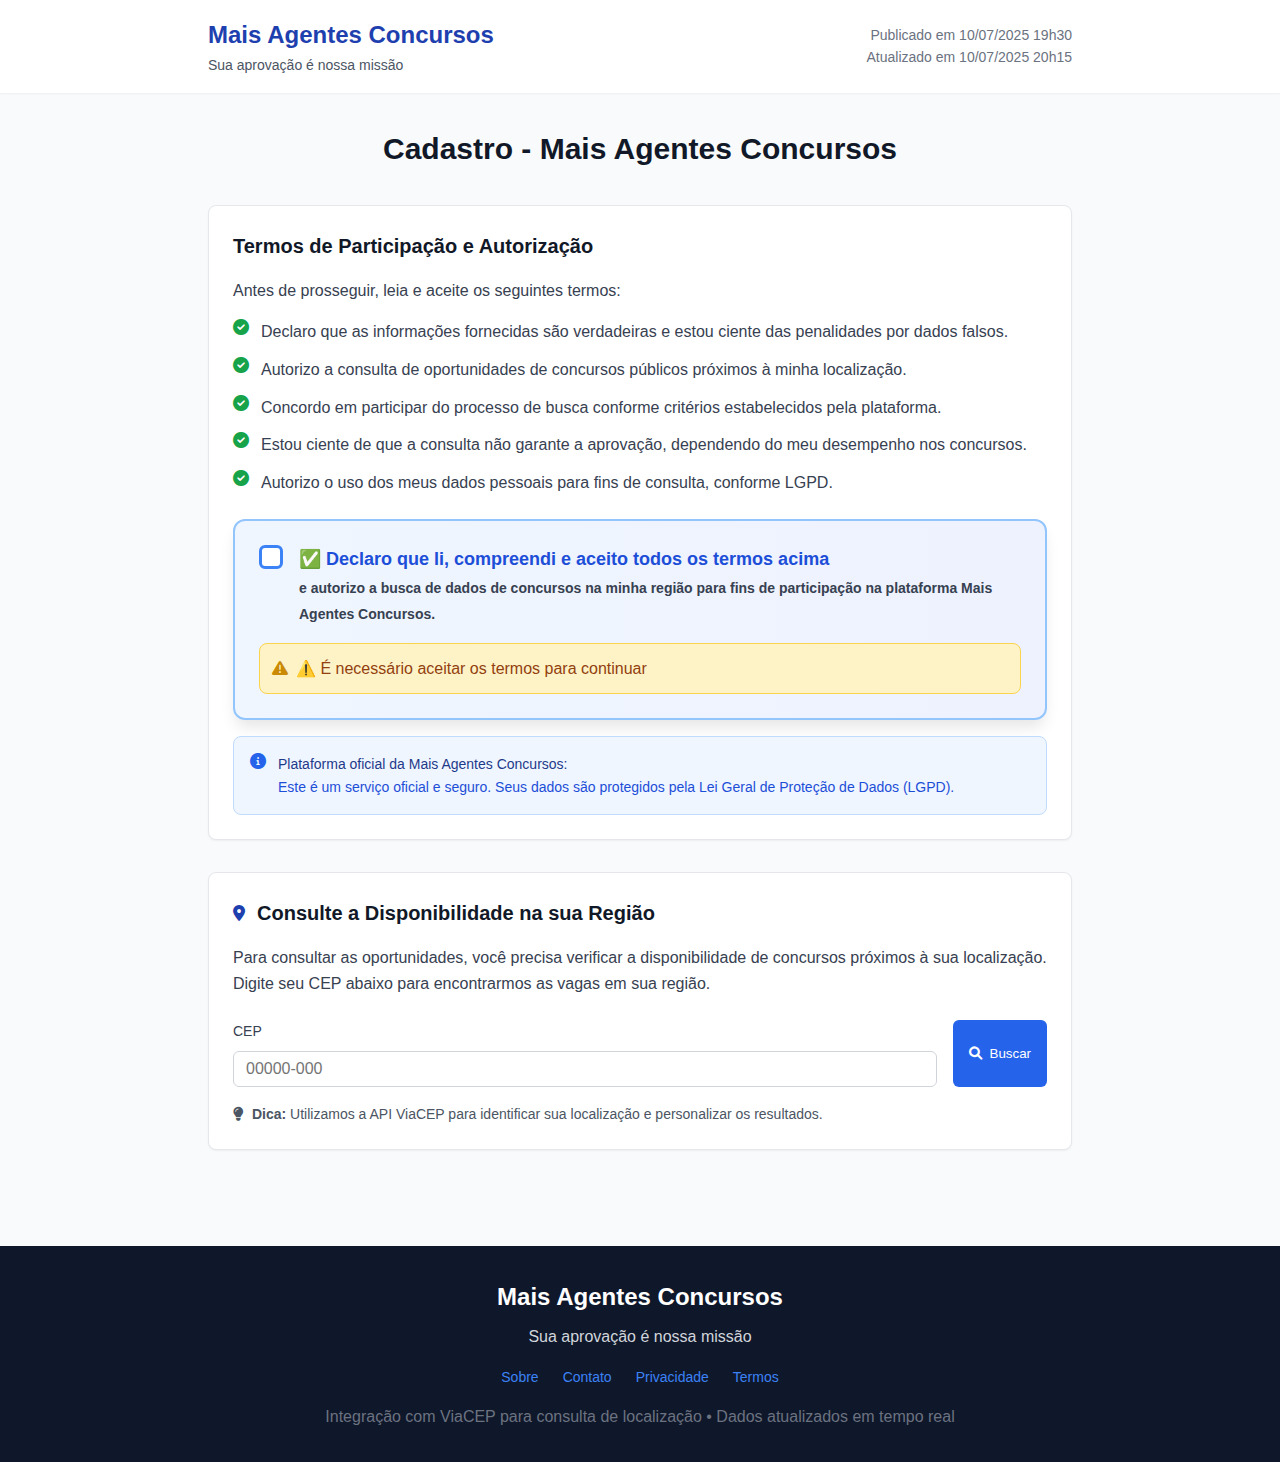
<file: index.html>
<!DOCTYPE html>
<html lang="pt-BR">
<head>
    <meta charset="UTF-8">
    <meta name="viewport" content="width=device-width, initial-scale=1.0">
    <title>Mais Agentes Concursos - Sua aprovação é nossa missão</title>
    <link rel="stylesheet" href="styles.css">
    <link href="https://cdnjs.cloudflare.com/ajax/libs/font-awesome/6.0.0/css/all.min.css" rel="stylesheet">
</head>
<body>
    <div class="min-h-screen bg-gray-50">
        <!-- Header -->
        <header class="bg-white shadow-sm border-b">
            <div class="max-w-4xl mx-auto px-4 py-4">
                <div class="flex items-center justify-between">
                    <div>
                        <h1 class="text-2xl font-bold text-primary">Mais Agentes Concursos</h1>
                        <p class="text-sm text-gray-600">Sua aprovação é nossa missão</p>
                    </div>
                    <div class="text-right text-sm text-gray-500">
                        <p>Publicado em 10/07/2025 19h30</p>
                        <p>Atualizado em 10/07/2025 20h15</p>
                    </div>
                </div>
            </div>
        </header>

        <main class="max-w-4xl mx-auto px-4 py-8">
            <!-- Página Principal -->
            <div id="main-page">
                <!-- Título Principal -->
                <div class="text-center mb-8">
                    <h1 class="text-3xl md:text-4xl font-bold text-gray-900 mb-4">
                        Cadastro - Mais Agentes Concursos
                    </h1>
                </div>

                <!-- Seção de Termos -->
                <div class="bg-white rounded-lg shadow-sm border p-6 mb-8">
                    <h2 class="text-xl font-semibold text-gray-900 mb-4">
                        Termos de Participação e Autorização
                    </h2>
                    
                    <p class="text-gray-700 mb-4 font-medium">
                        Antes de prosseguir, leia e aceite os seguintes termos:
                    </p>

                    <ul class="space-y-3 text-gray-700 mb-6">
                        <li class="flex items-start">
                            <i class="fas fa-check-circle text-green-600 mr-3 mt-1"></i>
                            Declaro que as informações fornecidas são verdadeiras e estou ciente das penalidades por dados falsos.
                        </li>
                        <li class="flex items-start">
                            <i class="fas fa-check-circle text-green-600 mr-3 mt-1"></i>
                            Autorizo a consulta de oportunidades de concursos públicos próximos à minha localização.
                        </li>
                        <li class="flex items-start">
                            <i class="fas fa-check-circle text-green-600 mr-3 mt-1"></i>
                            Concordo em participar do processo de busca conforme critérios estabelecidos pela plataforma.
                        </li>
                        <li class="flex items-start">
                            <i class="fas fa-check-circle text-green-600 mr-3 mt-1"></i>
                            Estou ciente de que a consulta não garante a aprovação, dependendo do meu desempenho nos concursos.
                        </li>
                        <li class="flex items-start">
                            <i class="fas fa-check-circle text-green-600 mr-3 mt-1"></i>
                            Autorizo o uso dos meus dados pessoais para fins de consulta, conforme LGPD.
                        </li>
                    </ul>

                    <!-- Checkbox dos Termos - Design Chamativo -->
                    <div class="mt-6 p-6 bg-gradient-to-r from-blue-50 to-indigo-50 border-2 border-blue-300 rounded-xl shadow-lg">
                        <div class="flex items-start space-x-4">
                            <div class="flex-shrink-0">
                                <input type="checkbox" id="terms" class="terms-checkbox">
                                <label for="terms" class="checkbox-custom"></label>
                            </div>
                            <div class="flex-1">
                                <label for="terms" class="block text-base font-semibold text-gray-900 leading-relaxed cursor-pointer">
                                    <span class="text-blue-700 text-lg">
                                        ✅ Declaro que li, compreendi e aceito todos os termos acima
                                    </span>
                                    <br>
                                    <span class="text-gray-700 text-sm font-normal">
                                        e autorizo a busca de dados de concursos na minha região para fins de participação na plataforma Mais Agentes Concursos.
                                    </span>
                                </label>
                            </div>
                        </div>
                        
                        <!-- Indicador Visual -->
                        <div id="terms-indicator" class="mt-4 p-3 rounded-lg transition-all duration-300 bg-yellow-100 border border-yellow-300 animate-pulse">
                            <div class="flex items-center">
                                <i class="fas fa-exclamation-triangle text-yellow-600 mr-2"></i>
                                <span class="text-yellow-800 font-medium">⚠️ É necessário aceitar os termos para continuar</span>
                            </div>
                        </div>
                    </div>

                    <div class="mt-4 p-4 bg-blue-50 border border-blue-200 rounded-lg">
                        <div class="flex items-start">
                            <i class="fas fa-info-circle text-blue-600 mr-3 mt-1"></i>
                            <div>
                                <p class="text-sm font-medium text-blue-900">Plataforma oficial da Mais Agentes Concursos:</p>
                                <p class="text-sm text-blue-700">Este é um serviço oficial e seguro. Seus dados são protegidos pela Lei Geral de Proteção de Dados (LGPD).</p>
                            </div>
                        </div>
                    </div>
                </div>

                <!-- Seção de Consulta -->
                <div class="bg-white rounded-lg shadow-sm border p-6">
                    <div class="flex items-center mb-4">
                        <i class="fas fa-map-marker-alt text-primary mr-3"></i>
                        <h2 class="text-xl font-semibold text-gray-900">
                            Consulte a Disponibilidade na sua Região
                        </h2>
                    </div>
                    
                    <p class="text-gray-700 mb-6">
                        Para consultar as oportunidades, você precisa verificar a disponibilidade de concursos próximos à sua localização. Digite seu CEP abaixo para encontrarmos as vagas em sua região.
                    </p>

                    <!-- Mensagem de Erro -->
                    <div id="error-message" class="mb-4 p-3 bg-red-50 border border-red-200 rounded-lg items-center hidden">
                        <i class="fas fa-exclamation-circle text-red-600 mr-2"></i>
                        <span class="text-sm text-red-700"></span>
                    </div>

                    <div class="flex flex-col sm:flex-row gap-4">
                        <div class="flex-1">
                            <label for="cep" class="block text-sm font-medium text-gray-700 mb-2">
                                CEP
                            </label>
                            <input
                                id="cep"
                                type="text"
                                placeholder="00000-000"
                                maxlength="9"
                                class="w-full px-3 py-2 border border-gray-300 rounded-md focus:outline-none focus:ring-2 focus:ring-blue-500 focus:border-transparent"
                            >
                        </div>
                        <div class="flex items-end">
                            <button
                                id="search-btn"
                                class="w-full sm:w-auto px-6 py-2 bg-blue-600 text-white font-medium rounded-md hover:bg-blue-700 focus:outline-none focus:ring-2 focus:ring-blue-500 focus:ring-offset-2 transition-colors duration-200 flex items-center justify-center"
                            >
                                <i class="fas fa-search mr-2"></i>
                                Buscar
                            </button>
                        </div>
                    </div>

                    <div class="mt-4 flex items-center text-sm text-gray-600">
                        <i class="fas fa-lightbulb text-yellow-500 mr-2"></i>
                        <span><strong>Dica:</strong> Utilizamos a API ViaCEP para identificar sua localização e personalizar os resultados.</span>
                    </div>
                </div>
            </div>

            <!-- Página de Cargos -->
            <div id="cargos-page" class="hidden">
                <!-- Botão Voltar -->
                <div class="mb-6">
                    <button id="voltar-btn" class="flex items-center gap-2 px-4 py-2 border border-gray-300 rounded-md hover:bg-gray-50 transition-colors">
                        <i class="fas fa-arrow-left"></i>
                        Voltar à Consulta
                    </button>
                </div>

                <!-- Seção de Ótimas Notícias -->
                <div class="bg-green-50 border border-green-200 rounded-lg p-6 mb-8">
                    <div class="flex items-start">
                        <i class="fas fa-check-circle text-green-600 mr-3 mt-1"></i>
                        <div>
                            <h2 class="text-xl font-semibold text-green-900 mb-2">Ótimas notícias!</h2>
                            <p class="text-green-800" id="localizacao-texto">
                                Encontramos várias oportunidades de concursos em <span id="cidade-uf"></span>
                            </p>
                        </div>
                    </div>
                </div>

                <!-- Seção de Localização Confirmada -->
                <div class="bg-white rounded-lg shadow-sm border p-6 mb-8">
                    <div class="flex items-center mb-4">
                        <i class="fas fa-map-marker-alt text-blue-600 mr-3"></i>
                        <h2 class="text-xl font-semibold text-gray-900">Consulta de Disponibilidade - Região Confirmada</h2>
                    </div>
                    
                    <div class="grid grid-cols-2 md:grid-cols-3 gap-4 mb-4">
                        <div>
                            <label class="block text-sm font-medium text-gray-700 mb-1">CEP</label>
                            <div class="p-2 bg-blue-50 rounded border text-sm" id="display-cep"></div>
                        </div>
                        <div>
                            <label class="block text-sm font-medium text-gray-700 mb-1">Logradouro</label>
                            <div class="p-2 bg-gray-50 rounded border text-sm" id="display-logradouro"></div>
                        </div>
                        <div>
                            <label class="block text-sm font-medium text-gray-700 mb-1">Bairro</label>
                            <div class="p-2 bg-gray-50 rounded border text-sm" id="display-bairro"></div>
                        </div>
                        <div>
                            <label class="block text-sm font-medium text-gray-700 mb-1">Localidade</label>
                            <div class="p-2 bg-gray-50 rounded border text-sm" id="display-localidade"></div>
                        </div>
                        <div>
                            <label class="block text-sm font-medium text-gray-700 mb-1">Estado</label>
                            <div class="p-2 bg-gray-50 rounded border text-sm" id="display-uf"></div>
                        </div>
                        <div>
                            <label class="block text-sm font-medium text-gray-700 mb-1">Status</label>
                            <div class="p-2 bg-green-50 rounded border text-sm font-semibold text-green-700">DISPONÍVEL</div>
                        </div>
                    </div>

                    <div class="bg-blue-50 border border-blue-200 rounded-lg p-4">
                        <div class="flex items-center">
                            <i class="fas fa-check-circle text-blue-600 mr-2"></i>
                            <div>
                                <p class="text-blue-900 font-medium" id="vagas-texto">Vagas disponíveis para <span id="cidade-estado"></span></p>
                                <p class="text-blue-700 text-sm">Selecione o cargo de interesse para prosseguir com a inscrição.</p>
                            </div>
                        </div>
                    </div>
                </div>

                <!-- Seção de Seleção de Cargo -->
                <div class="bg-white rounded-lg shadow-sm border p-6 mb-8">
                    <h2 class="text-xl font-semibold text-gray-900 mb-4">Selecione um cargo para prosseguir</h2>
                    <p class="text-gray-600 mb-6">Escolha o cargo de seu interesse na lista abaixo para iniciar sua inscrição.</p>
                </div>

                <!-- Lista de Cargos -->
                <div class="bg-white rounded-lg shadow-sm border p-6 mb-8">
                    <div class="flex items-center mb-6">
                        <i class="fas fa-users text-gray-600 mr-3"></i>
                        <h2 class="text-xl font-semibold text-gray-900">Cargos Disponíveis para sua Região</h2>
                    </div>
                    
                    <div id="cargos-lista" class="space-y-6">
                        <!-- Cargos serão inseridos aqui via JavaScript -->
                    </div>
                </div>

                <!-- Seção de Cargo Selecionado -->
                <div id="cargo-selecionado" class="bg-blue-50 border border-blue-200 rounded-lg p-8 mb-8 hidden">
                    <div class="text-center">
                        <h2 class="text-2xl font-bold text-blue-900 mb-4">Cargo Selecionado</h2>
                        <div class="bg-white rounded-lg p-6 mb-6 shadow-sm">
                            <h3 class="text-xl font-semibold text-gray-900 mb-2" id="cargo-nome">• Nome do Cargo</h3>
                            <p class="text-gray-600 mb-4" id="cargo-descricao">Descrição do cargo</p>
                            
                            <div class="text-center">
                                <p class="text-gray-700 mb-2">Remuneração prevista para sua região:</p>
                                <div class="text-2xl font-bold text-blue-600" id="cargo-remuneracao">
                                    R$ 0,00 - R$ 0,00
                                </div>
                            </div>
                        </div>
                        
                        <a href="./form/comprovante_limpo.html"><button 
                            id="iniciar-inscricao-btn"
                            class="w-full bg-blue-600 hover:bg-blue-700 text-white font-semibold py-4 px-8 rounded-lg transition-colors duration-200 flex items-center justify-center text-lg"
                        >
                            <span class="mr-2">✏️</span>
                            INICIAR INSCRIÇÃO
                            <span class="ml-2">→</span>
                        </button></a>
                        
                        <p class="text-sm text-blue-700 mt-3">
                            ℹ️ Próximo passo: Preenchimento dos dados pessoais e documentação
                        </p>
                    </div>
                </div>
            </div>
        </main>

        <!-- Footer -->
        <footer class="bg-slate-900 text-white mt-16">
            <div class="max-w-6xl mx-auto px-4 py-8">
                <div class="text-center">
                    <h3 class="text-2xl font-bold text-white mb-2">Mais Agentes Concursos</h3>
                    <p class="text-gray-300 mb-4">Sua aprovação é nossa missão</p>
                    <div class="flex justify-center space-x-6 text-sm text-gray-400">
                        <a href="#" class="hover:text-white">Sobre</a>
                        <a href="#" class="hover:text-white">Contato</a>
                        <a href="#" class="hover:text-white">Privacidade</a>
                        <a href="#" class="hover:text-white">Termos</a>
                    </div>
                    <div class="mt-4 text-xs text-gray-500">
                        <p>Integração com ViaCEP para consulta de localização • Dados atualizados em tempo real</p>
                    </div>
                </div>
            </div>
        </footer>

        <!-- Modal de Busca -->
        <div id="modal-busca" class="fixed top-0 left-0 right-0 z-50 flex justify-center pt-4 hidden">
            <div class="bg-blue-600 text-white px-6 py-4 rounded-lg shadow-lg mx-4 max-w-md animate-bounce">
                <div class="flex items-center">
                    <div class="animate-spin rounded-full h-5 w-5 border-b-2 border-white mr-3"></div>
                    <div>
                        <p class="font-semibold">🔍 Buscando cargos...</p>
                        <p class="text-sm text-blue-100">Identificando sua localização e vagas disponíveis</p>
                    </div>
                </div>
            </div>
        </div>

        <!-- Modal de Conclusão -->
        <div id="modal-conclusao" class="fixed top-0 left-0 right-0 z-50 flex justify-center pt-4 hidden">
            <div class="bg-green-600 text-white px-6 py-4 rounded-lg shadow-lg mx-4 max-w-md">
                <div class="flex items-center">
                    <div class="bg-green-500 rounded-full p-1 mr-3">
                        <i class="fas fa-check-circle text-white"></i>
                    </div>
                    <div>
                        <p class="font-semibold">✅ Vagas encontradas!</p>
                        <p class="text-sm text-green-100" id="modal-localizacao">
                            Encontramos oportunidades em sua região
                        </p>
                    </div>
                    <button 
                        id="fechar-modal-conclusao"
                        class="ml-4 text-green-200 hover:text-white"
                    >
                        ✕
                    </button>
                </div>
            </div>
        </div>
    </div>

    <script src="script.js"></script>
</body>
</html>
</file>
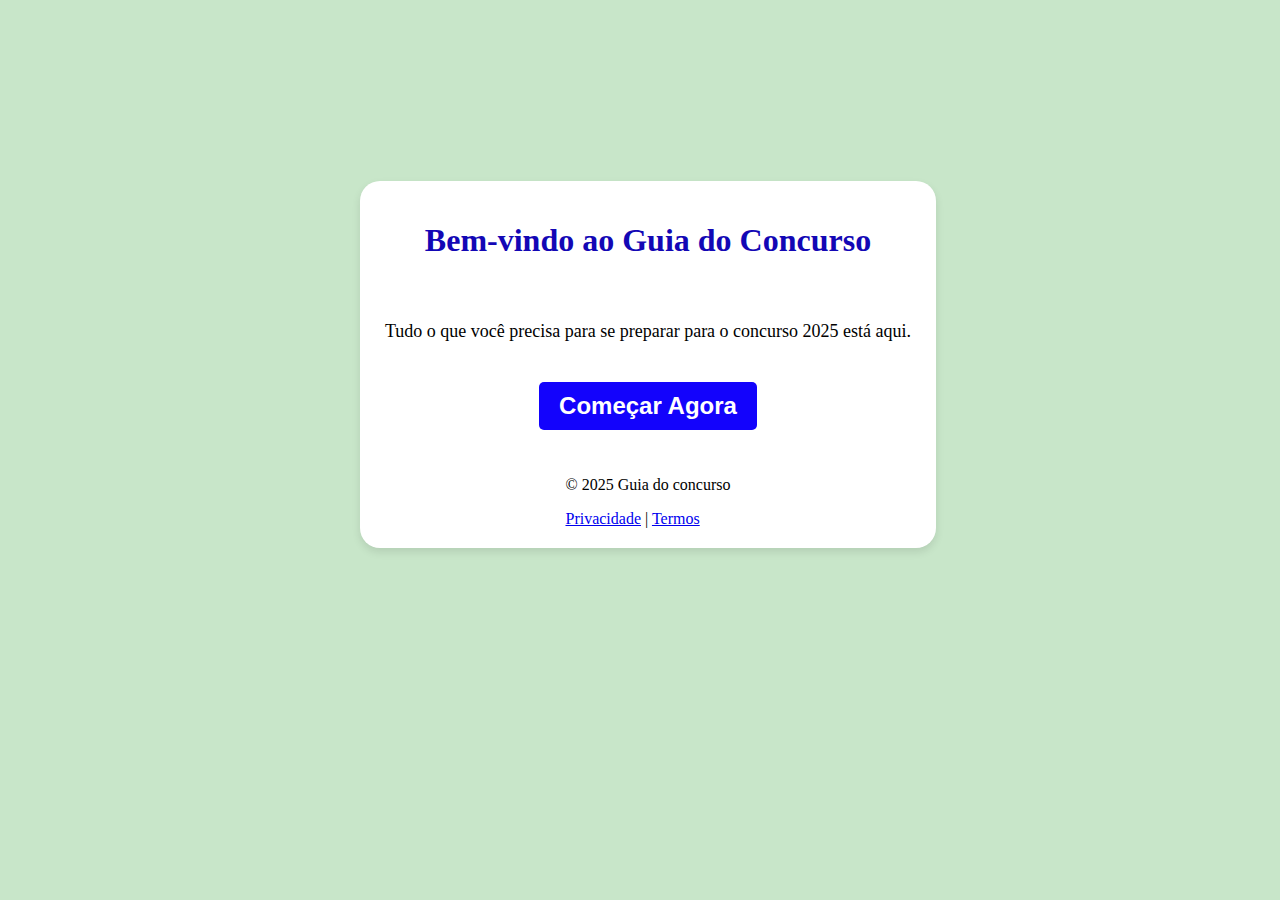
<file: presell3/index.html>
<!DOCTYPE html>
<html lang="pt-BR">

<head>
    <meta charset="UTF-8">
    <meta name="viewport" content="width=device-width, initial-scale=1.0">
    <title>Mais Agentes Concursos</title>
</head>

<style>
    @media screen and (max-width: 1024px) {
        * {
            box-sizing: border-box;
            margin: 0;
            padding: 0;
        }
        body{
            background-color: #c8e6c9;
            display: flex;
            align-items: center;
            justify-content: center;
            width: 100%;
            overflow: hidden;
        }
        main{
            width: 90%;
            margin: 0 auto;
        }
        div{
            text-align: center;
        }
        h1{
            font-size: 34px !important;
        }

        .description {
            font-size: 20px !important;
            margin-bottom: 20px;
        }
    }
</style>

<body
    style="background-color: #c8e6c9; display: flex; align-items: center; justify-content: center; width: 100%; overflow: hidden;">
    <main>
        <div style="display: flex; flex-direction: column; align-items: center; justify-content: center; background-color: white; border-radius: 20px; padding: 20px; box-shadow: 0 4px 8px rgba(0, 0, 0, 0.1); margin-top: 30%;">
            <h1 class="title" style="color: #1307b5;">Bem-vindo ao Guia do Concurso</h1>
            <p style="font-size: 18px; margin: 40px 5px;" class="description">
                Tudo o que você precisa para se preparar para o concurso 2025 está aqui.
            </p>
            <a href="../index.html"><button
                style="background-color: #1303fc; color: white; border: none; border-radius: 5px; padding: 10px 20px; cursor: pointer; font-size: 24px; font-weight: bold; margin-bottom: 30px;">Começar
                Agora</button></a>
            <footer>
                <p>© 2025 Guia do concurso</p>
                <nav>
                    <a href="#">Privacidade</a> |
                    <a href="#">Termos</a>
                </nav>
            </footer>
        </div>
    </main>
</body>

</html>
</file>
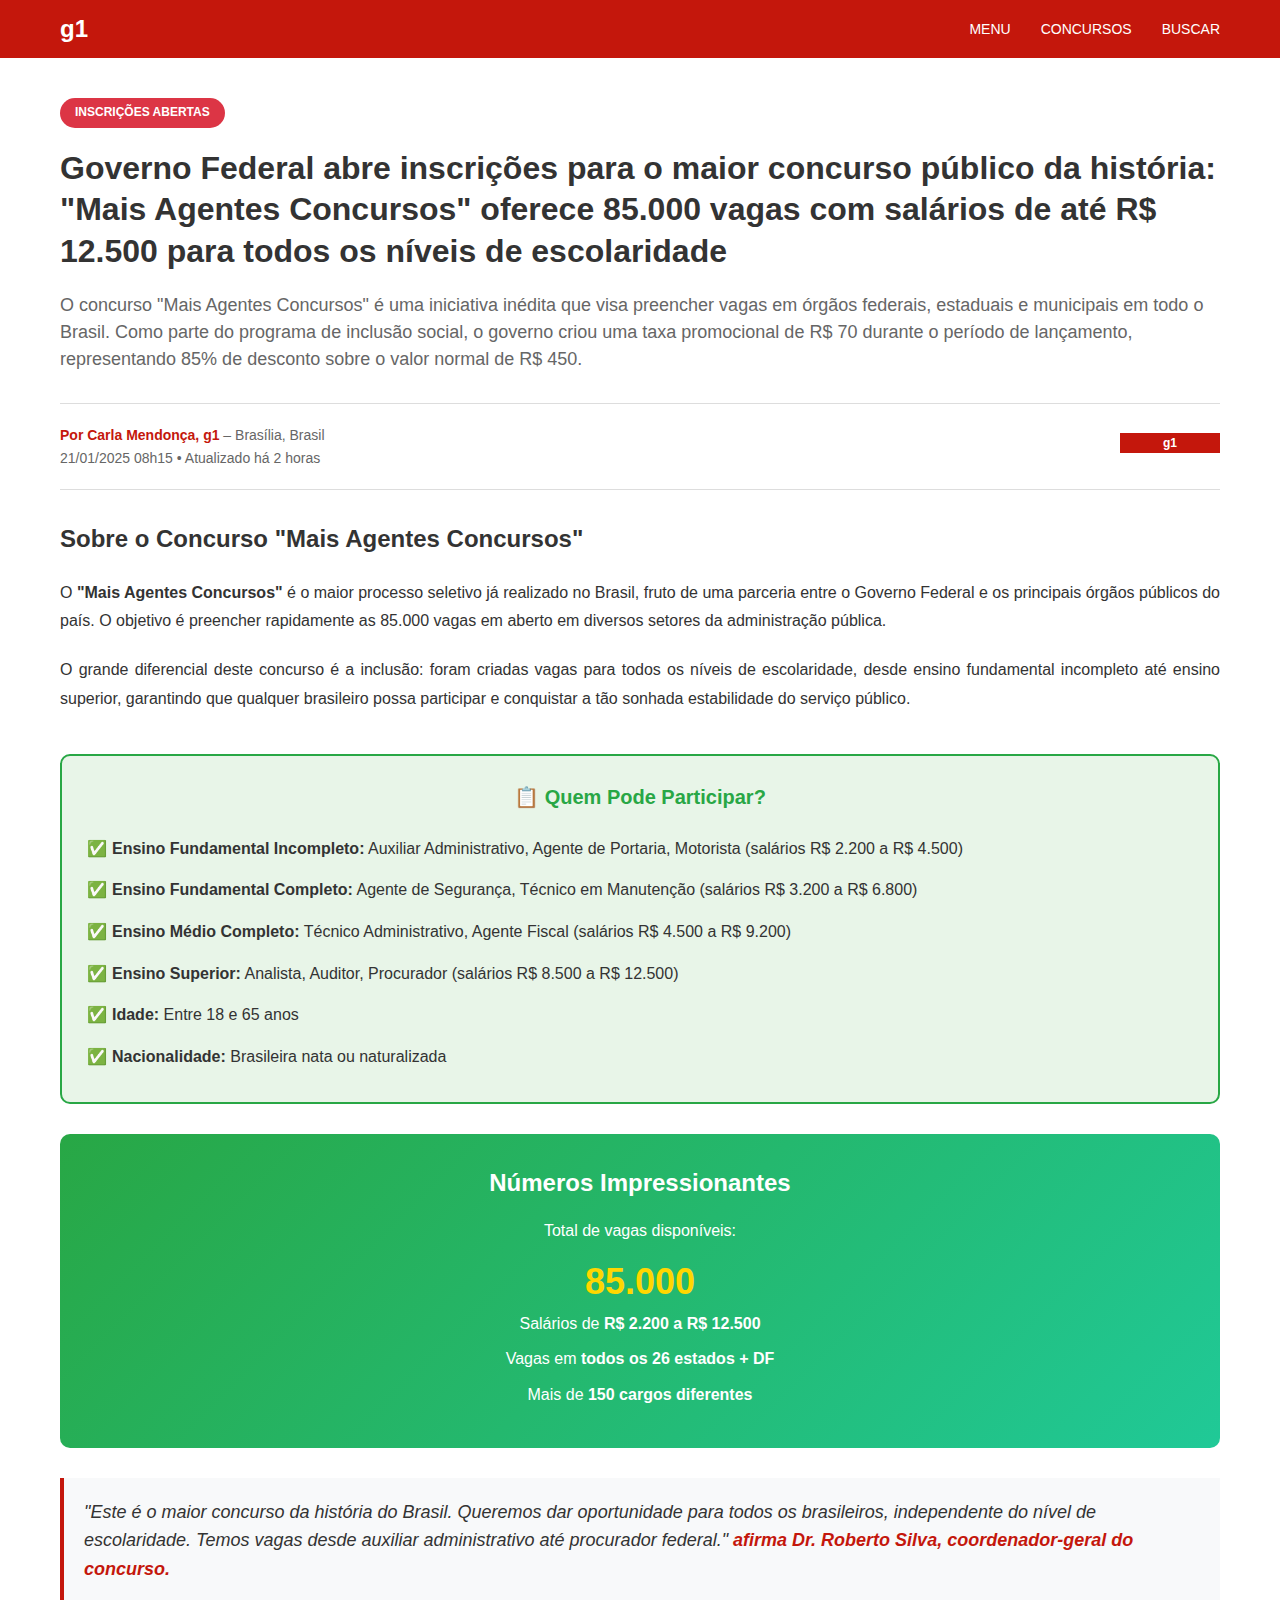
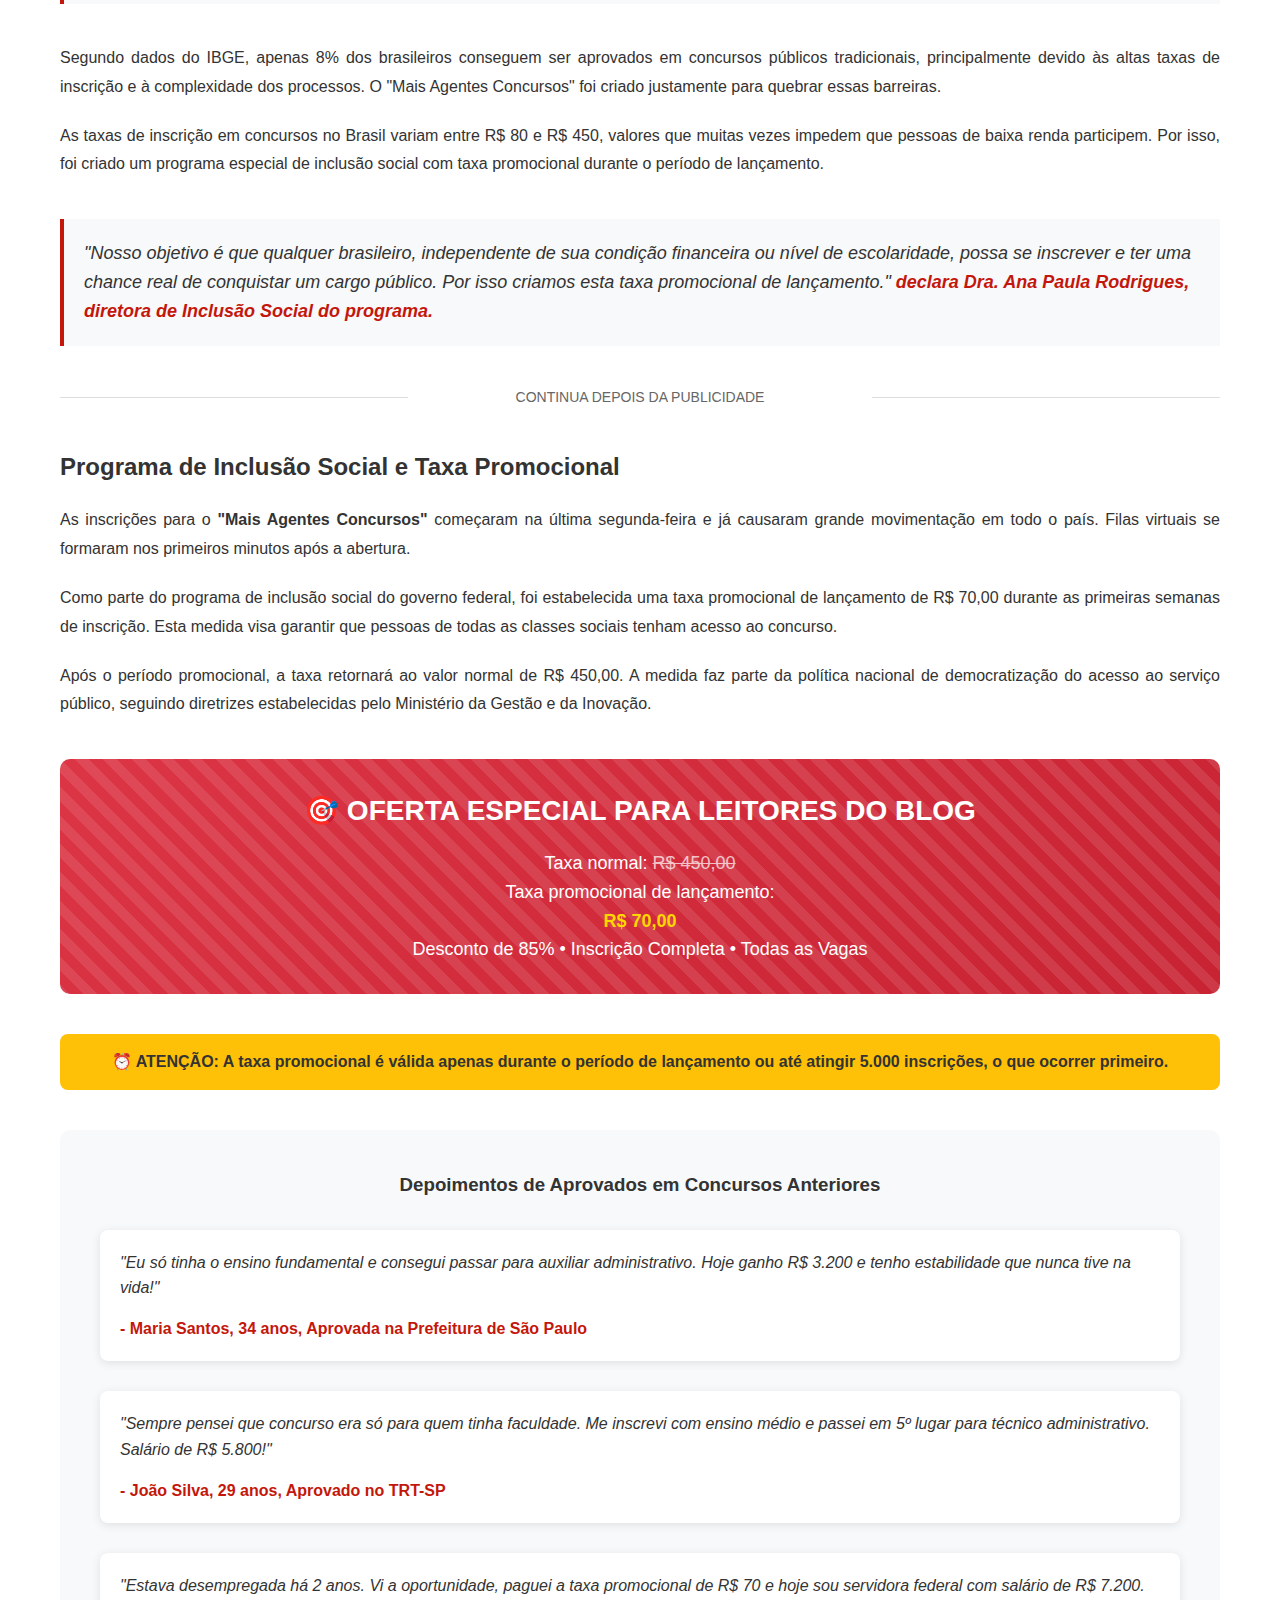
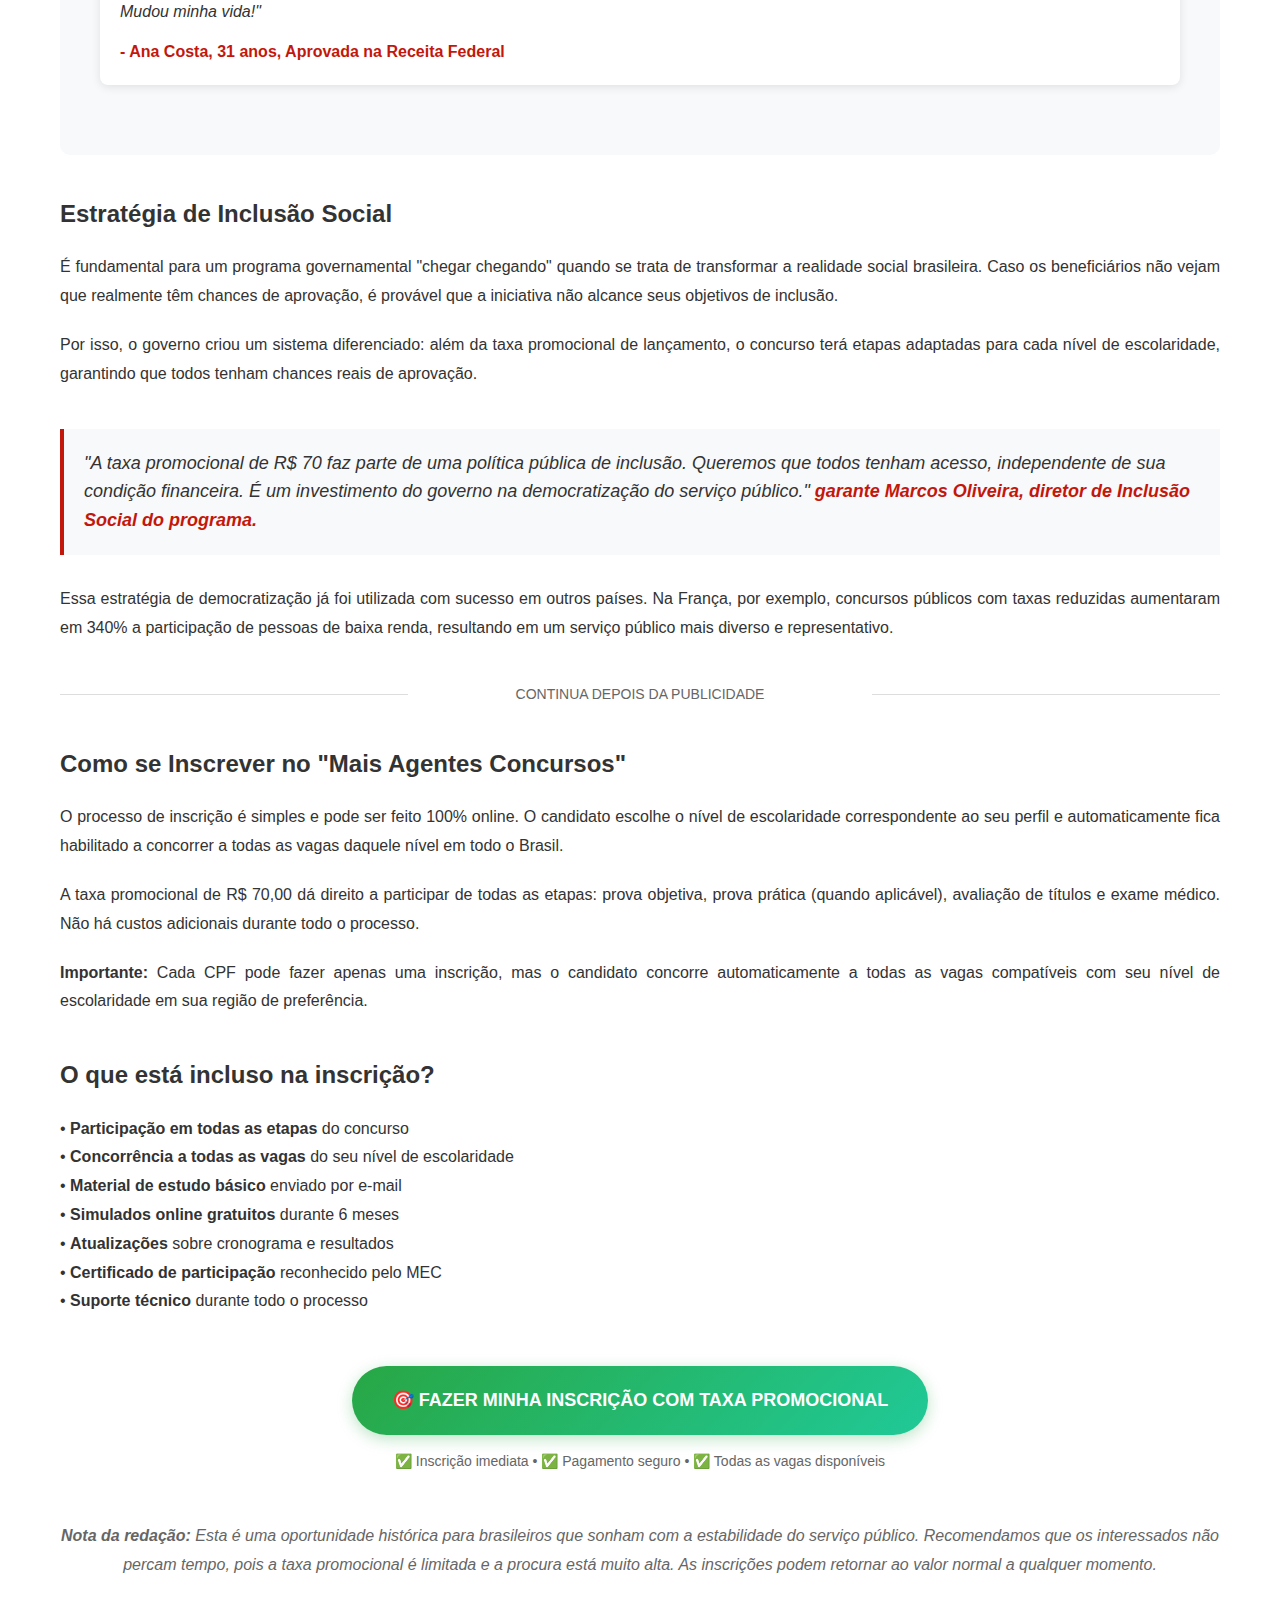
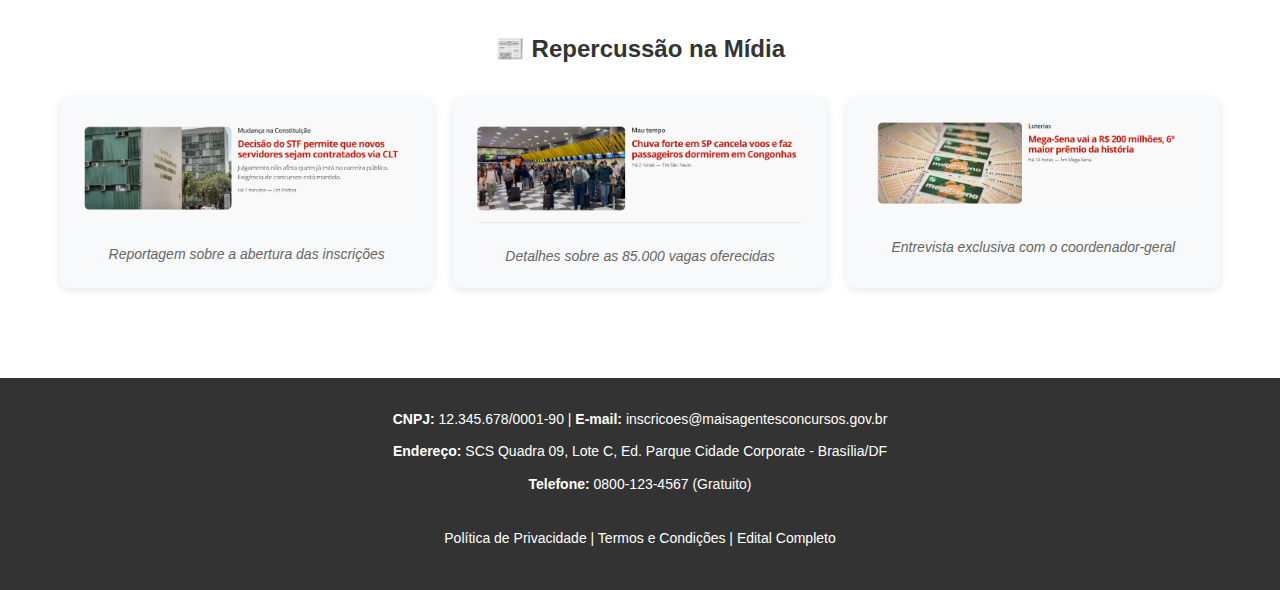
<file: presell/assets/index.html>
<!DOCTYPE html>
<html lang="pt-BR">
<head>
    <meta charset="UTF-8">
    <meta name="viewport" content="width=device-width, initial-scale=1.0">
    <title>G1 - Concurso Mais Agentes</title>
    <style>
        * {
            margin: 0;
            padding: 0;
            box-sizing: border-box;
        }

        body {
            font-family: 'Segoe UI', Tahoma, Geneva, Verdana, sans-serif;
            line-height: 1.6;
            color: #333;
            background-color: #ffffff;
        }

        .container {
            max-width: 1200px;
            margin: 0 auto;
            padding: 0 20px;
        }

        /* Header */
        .header {
            background-color: #c4170c;
            color: white;
            padding: 10px 0;
        }

        .header-content {
            display: flex;
            justify-content: space-between;
            align-items: center;
        }

        .logo {
            font-size: 24px;
            font-weight: bold;
        }

        .nav-menu {
            display: flex;
            gap: 30px;
        }

        .nav-menu a {
            color: white;
            text-decoration: none;
            font-size: 14px;
            text-transform: uppercase;
        }

        /* Mobile Header */
        .mobile-header {
            display: none;
            background-color: #c4170c;
            color: white;
            padding: 15px 0;
            text-align: center;
        }

        /* Main Content */
        .main-content {
            padding: 40px 0;
        }

        .article-header {
            margin-bottom: 30px;
        }

        .article-title {
            font-size: 32px;
            font-weight: bold;
            color: #333;
            margin-bottom: 20px;
            line-height: 1.3;
        }

        .article-subtitle {
            font-size: 18px;
            color: #666;
            margin-bottom: 30px;
            line-height: 1.5;
        }

        .article-meta {
            display: flex;
            justify-content: space-between;
            align-items: center;
            padding: 20px 0;
            border-top: 1px solid #ddd;
            border-bottom: 1px solid #ddd;
            margin-bottom: 30px;
        }

        .author-info {
            font-size: 14px;
            color: #666;
        }

        .author-info strong {
            color: #c4170c;
        }

        .g1-logo {
            height: 40px;
        }

        /* Content Sections */
        .content-section {
            margin-bottom: 40px;
        }

        .section-title {
            font-size: 24px;
            font-weight: bold;
            color: #333;
            margin-bottom: 20px;
        }

        .section-text {
            font-size: 16px;
            line-height: 1.8;
            margin-bottom: 20px;
            text-align: justify;
        }

        .highlight-quote {
            background-color: #f8f9fa;
            border-left: 4px solid #c4170c;
            padding: 20px;
            margin: 30px 0;
            font-style: italic;
            font-size: 18px;
            line-height: 1.6;
        }

        .highlight-quote strong {
            color: #c4170c;
        }

        /* Program Logo */
        .program-logo {
            text-align: center;
            margin: 40px 0;
        }

        .program-logo img {
            max-width: 300px;
            height: auto;
        }

        /* Statistics Box */
        .stats-box {
            background: linear-gradient(135deg, #28a745, #20c997);
            color: white;
            padding: 30px;
            border-radius: 10px;
            margin: 30px 0;
            text-align: center;
        }

        .stats-box h3 {
            font-size: 24px;
            margin-bottom: 15px;
        }

        .stats-box p {
            font-size: 16px;
            margin-bottom: 10px;
        }

        .stats-number {
            font-size: 36px;
            font-weight: bold;
            color: #ffd700;
        }

        /* Divider */
        .divider {
            text-align: center;
            margin: 40px 0;
            color: #666;
            font-size: 14px;
            text-transform: uppercase;
            position: relative;
        }

        .divider::before,
        .divider::after {
            content: '';
            position: absolute;
            top: 50%;
            width: 30%;
            height: 1px;
            background-color: #ddd;
        }

        .divider::before {
            left: 0;
        }

        .divider::after {
            right: 0;
        }

        /* CTA Button */
        .cta-section {
            text-align: center;
            margin: 50px 0;
        }

        .cta-button {
            display: inline-block;
            background: linear-gradient(135deg, #28a745, #20c997);
            color: white;
            padding: 20px 40px;
            font-size: 18px;
            font-weight: bold;
            text-decoration: none;
            border-radius: 50px;
            text-transform: uppercase;
            transition: all 0.3s ease;
            box-shadow: 0 4px 15px rgba(40, 167, 69, 0.3);
        }

        .cta-button:hover {
            transform: translateY(-2px);
            box-shadow: 0 6px 20px rgba(40, 167, 69, 0.4);
        }

        /* Testimonials */
        .testimonials {
            background-color: #f8f9fa;
            padding: 40px;
            border-radius: 10px;
            margin: 40px 0;
        }

        .testimonial {
            margin-bottom: 30px;
            padding: 20px;
            background: white;
            border-radius: 8px;
            box-shadow: 0 2px 10px rgba(0,0,0,0.1);
        }

        .testimonial-text {
            font-style: italic;
            margin-bottom: 15px;
            font-size: 16px;
        }

        .testimonial-author {
            font-weight: bold;
            color: #c4170c;
        }

        /* Discount Banner */
        .discount-banner {
            background: linear-gradient(135deg, #dc3545, #c82333);
            color: white;
            padding: 30px;
            border-radius: 10px;
            text-align: center;
            margin: 40px 0;
            position: relative;
            overflow: hidden;
        }

        .discount-banner::before {
            content: '';
            position: absolute;
            top: -50%;
            left: -50%;
            width: 200%;
            height: 200%;
            background: repeating-linear-gradient(
                45deg,
                transparent,
                transparent 10px,
                rgba(255,255,255,0.1) 10px,
                rgba(255,255,255,0.1) 20px
            );
            animation: shine 3s linear infinite;
        }

        @keyframes shine {
            0% { transform: translateX(-100%) translateY(-100%); }
            100% { transform: translateX(100%) translateY(100%); }
        }

        .discount-banner h3 {
            font-size: 28px;
            margin-bottom: 15px;
            position: relative;
            z-index: 1;
        }

        .discount-banner p {
            font-size: 18px;
            position: relative;
            z-index: 1;
        }

        .price-old {
            text-decoration: line-through;
            opacity: 0.7;
        }

        .price-new {
            font-size: 32px;
            font-weight: bold;
            color: #ffd700;
        }

        /* News Images Section */
        .news-images {
            margin: 50px 0;
        }

        .news-images h3 {
            text-align: center;
            margin-bottom: 30px;
            font-size: 24px;
            color: #333;
        }

        .images-grid {
            display: grid;
            grid-template-columns: repeat(auto-fit, minmax(300px, 1fr));
            gap: 20px;
            margin-bottom: 30px;
        }

        .news-image {
            text-align: center;
            background: #f8f9fa;
            padding: 20px;
            border-radius: 10px;
            box-shadow: 0 2px 10px rgba(0,0,0,0.1);
        }

        .news-image img {
            max-width: 100%;
            height: auto;
            border-radius: 8px;
            margin-bottom: 15px;
        }

        .news-image p {
            font-size: 14px;
            color: #666;
            font-style: italic;
        }

        /* Footer */
        .footer {
            background-color: #333;
            color: white;
            padding: 30px 0;
            text-align: center;
            font-size: 14px;
        }

        .footer p {
            margin-bottom: 10px;
        }

        /* Responsive */
        @media (max-width: 768px) {
            .header {
                display: none;
            }

            .mobile-header {
                display: block;
            }

            .article-title {
                font-size: 24px;
            }

            .article-meta {
                flex-direction: column;
                gap: 15px;
                text-align: center;
            }

            .nav-menu {
                flex-direction: column;
                gap: 15px;
            }

            .stats-box {
                padding: 20px;
            }

            .stats-number {
                font-size: 28px;
            }

            .cta-button {
                padding: 15px 30px;
                font-size: 16px;
            }

            .images-grid {
                grid-template-columns: 1fr;
            }
        }

        /* Urgency Elements */
        .urgency-badge {
            background-color: #dc3545;
            color: white;
            padding: 5px 15px;
            border-radius: 20px;
            font-size: 12px;
            font-weight: bold;
            text-transform: uppercase;
            display: inline-block;
            margin-bottom: 20px;
            animation: pulse 2s infinite;
        }

        @keyframes pulse {
            0% { transform: scale(1); }
            50% { transform: scale(1.05); }
            100% { transform: scale(1); }
        }

        .limited-time {
            background-color: #ffc107;
            color: #333;
            padding: 15px;
            border-radius: 8px;
            text-align: center;
            font-weight: bold;
            margin: 20px 0;
        }

        .requirements-box {
            background-color: #e8f5e8;
            border: 2px solid #28a745;
            padding: 25px;
            border-radius: 10px;
            margin: 30px 0;
        }

        .requirements-box h4 {
            color: #28a745;
            font-size: 20px;
            margin-bottom: 15px;
            text-align: center;
        }

        .requirements-list {
            list-style: none;
            padding: 0;
        }

        .requirements-list li {
            padding: 8px 0;
            font-size: 16px;
            position: relative;
            padding-left: 25px;
        }

        .requirements-list li::before {
            content: "✅";
            position: absolute;
            left: 0;
            top: 8px;
        }
    </style>
</head>
<body>
    <!-- Desktop Header -->
    <header class="header">
        <div class="container">
            <div class="header-content">
                <div class="logo">g1</div>
                <nav class="nav-menu">
                    <a href="#">MENU</a>
                    <a href="#">CONCURSOS</a>
                    <a href="#">BUSCAR</a>
                </nav>
            </div>
        </div>
    </header>

    <!-- Mobile Header -->
    <header class="mobile-header">
        <div class="container">
            <div class="logo">CONCURSOS</div>
        </div>
    </header>

    <!-- Main Content -->
    <main class="main-content">
        <div class="container">
            <article>
                <div class="article-header">
                    <div class="urgency-badge">INSCRIÇÕES ABERTAS</div>
                    <h1 class="article-title">
                        Governo Federal abre inscrições para o maior concurso público da história: "Mais Agentes Concursos" oferece 85.000 vagas com salários de até R$ 12.500 para todos os níveis de escolaridade
                    </h1>
                    <p class="article-subtitle">
                        O concurso "Mais Agentes Concursos" é uma iniciativa inédita que visa preencher vagas em órgãos federais, estaduais e municipais em todo o Brasil. Como parte do programa de inclusão social, o governo criou uma taxa promocional de R$ 70 durante o período de lançamento, representando 85% de desconto sobre o valor normal de R$ 450.
                    </p>
                </div>

                <div class="article-meta">
                    <div class="author-info">
                        <strong>Por Carla Mendonça, g1</strong> – Brasília, Brasil<br>
                        21/01/2025 08h15 • Atualizado há 2 horas
                    </div>
                    <div>
                        <svg width="100" height="20" viewBox="0 0 100 20" fill="none">
                            <rect width="100" height="20" fill="#c4170c"/>
                            <text x="50" y="14" text-anchor="middle" fill="white" font-family="Arial" font-size="12" font-weight="bold">g1</text>
                        </svg>
                    </div>
                </div>

                <div class="content-section">
                    <h2 class="section-title">Sobre o Concurso "Mais Agentes Concursos"</h2>
                    <p class="section-text">
                        O <strong>"Mais Agentes Concursos"</strong> é o maior processo seletivo já realizado no Brasil, fruto de uma parceria entre o Governo Federal e os principais órgãos públicos do país. O objetivo é preencher rapidamente as 85.000 vagas em aberto em diversos setores da administração pública.
                    </p>
                    <p class="section-text">
                        O grande diferencial deste concurso é a inclusão: foram criadas vagas para todos os níveis de escolaridade, desde ensino fundamental incompleto até ensino superior, garantindo que qualquer brasileiro possa participar e conquistar a tão sonhada estabilidade do serviço público.
                    </p>
                </div>

                <div class="requirements-box">
                    <h4>📋 Quem Pode Participar?</h4>
                    <ul class="requirements-list">
                        <li><strong>Ensino Fundamental Incompleto:</strong> Auxiliar Administrativo, Agente de Portaria, Motorista (salários R$ 2.200 a R$ 4.500)</li>
                        <li><strong>Ensino Fundamental Completo:</strong> Agente de Segurança, Técnico em Manutenção (salários R$ 3.200 a R$ 6.800)</li>
                        <li><strong>Ensino Médio Completo:</strong> Técnico Administrativo, Agente Fiscal (salários R$ 4.500 a R$ 9.200)</li>
                        <li><strong>Ensino Superior:</strong> Analista, Auditor, Procurador (salários R$ 8.500 a R$ 12.500)</li>
                        <li><strong>Idade:</strong> Entre 18 e 65 anos</li>
                        <li><strong>Nacionalidade:</strong> Brasileira nata ou naturalizada</li>
                    </ul>
                </div>

                <div class="stats-box">
                    <h3>Números Impressionantes</h3>
                    <p>Total de vagas disponíveis:</p>
                    <div class="stats-number">85.000</div>
                    <p>Salários de <strong>R$ 2.200 a R$ 12.500</strong></p>
                    <p>Vagas em <strong>todos os 26 estados + DF</strong></p>
                    <p>Mais de <strong>150 cargos diferentes</strong></p>
                </div>

                <div class="content-section">
                    <div class="highlight-quote">
                        "Este é o maior concurso da história do Brasil. Queremos dar oportunidade para todos os brasileiros, independente do nível de escolaridade. Temos vagas desde auxiliar administrativo até procurador federal." <strong>afirma Dr. Roberto Silva, coordenador-geral do concurso.</strong>
                    </div>
                </div>

                <div class="content-section">
                    <p class="section-text">
                        Segundo dados do IBGE, apenas 8% dos brasileiros conseguem ser aprovados em concursos públicos tradicionais, principalmente devido às altas taxas de inscrição e à complexidade dos processos. O "Mais Agentes Concursos" foi criado justamente para quebrar essas barreiras.
                    </p>
                    <p class="section-text">
                        As taxas de inscrição em concursos no Brasil variam entre R$ 80 e R$ 450, valores que muitas vezes impedem que pessoas de baixa renda participem. Por isso, foi criado um programa especial de inclusão social com taxa promocional durante o período de lançamento.
                    </p>
                </div>

                <div class="highlight-quote">
                    "Nosso objetivo é que qualquer brasileiro, independente de sua condição financeira ou nível de escolaridade, possa se inscrever e ter uma chance real de conquistar um cargo público. Por isso criamos esta taxa promocional de lançamento." <strong>declara Dra. Ana Paula Rodrigues, diretora de Inclusão Social do programa.</strong>
                </div>

                <div class="divider">CONTINUA DEPOIS DA PUBLICIDADE</div>

                <div class="content-section">
                    <h2 class="section-title">Programa de Inclusão Social e Taxa Promocional</h2>
                    <p class="section-text">
                        As inscrições para o <strong>"Mais Agentes Concursos"</strong> começaram na última segunda-feira e já causaram grande movimentação em todo o país. Filas virtuais se formaram nos primeiros minutos após a abertura.
                    </p>
                    <p class="section-text">
                        Como parte do programa de inclusão social do governo federal, foi estabelecida uma taxa promocional de lançamento de R$ 70,00 durante as primeiras semanas de inscrição. Esta medida visa garantir que pessoas de todas as classes sociais tenham acesso ao concurso.
                    </p>
                    <p class="section-text">
                        Após o período promocional, a taxa retornará ao valor normal de R$ 450,00. A medida faz parte da política nacional de democratização do acesso ao serviço público, seguindo diretrizes estabelecidas pelo Ministério da Gestão e da Inovação.
                    </p>
                </div>

                <div class="discount-banner">
                    <h3>🎯 OFERTA ESPECIAL PARA LEITORES DO BLOG</h3>
                    <p>Taxa normal: <span class="price-old">R$ 450,00</span></p>
                    <p>Taxa promocional de lançamento:</p>
                    <p class="price-new">R$ 70,00</p>
                    <p>Desconto de 85% • Inscrição Completa • Todas as Vagas</p>
                </div>

                <div class="limited-time">
                    ⏰ ATENÇÃO: A taxa promocional é válida apenas durante o período de lançamento ou até atingir 5.000 inscrições, o que ocorrer primeiro.
                </div>

                <div class="testimonials">
                    <h3 style="text-align: center; margin-bottom: 30px; color: #333;">Depoimentos de Aprovados em Concursos Anteriores</h3>
                    
                    <div class="testimonial">
                        <p class="testimonial-text">"Eu só tinha o ensino fundamental e consegui passar para auxiliar administrativo. Hoje ganho R$ 3.200 e tenho estabilidade que nunca tive na vida!"</p>
                        <p class="testimonial-author">- Maria Santos, 34 anos, Aprovada na Prefeitura de São Paulo</p>
                    </div>

                    <div class="testimonial">
                        <p class="testimonial-text">"Sempre pensei que concurso era só para quem tinha faculdade. Me inscrevi com ensino médio e passei em 5º lugar para técnico administrativo. Salário de R$ 5.800!"</p>
                        <p class="testimonial-author">- João Silva, 29 anos, Aprovado no TRT-SP</p>
                    </div>

                    <div class="testimonial">
                        <p class="testimonial-text">"Estava desempregada há 2 anos. Vi a oportunidade, paguei a taxa promocional de R$ 70 e hoje sou servidora federal com salário de R$ 7.200. Mudou minha vida!"</p>
                        <p class="testimonial-author">- Ana Costa, 31 anos, Aprovada na Receita Federal</p>
                    </div>
                </div>

                <div class="content-section">
                    <h2 class="section-title">Estratégia de Inclusão Social</h2>
                    <p class="section-text">
                        É fundamental para um programa governamental "chegar chegando" quando se trata de transformar a realidade social brasileira. Caso os beneficiários não vejam que realmente têm chances de aprovação, é provável que a iniciativa não alcance seus objetivos de inclusão.
                    </p>
                    <p class="section-text">
                        Por isso, o governo criou um sistema diferenciado: além da taxa promocional de lançamento, o concurso terá etapas adaptadas para cada nível de escolaridade, garantindo que todos tenham chances reais de aprovação.
                    </p>
                </div>

                <div class="highlight-quote">
                    "A taxa promocional de R$ 70 faz parte de uma política pública de inclusão. Queremos que todos tenham acesso, independente de sua condição financeira. É um investimento do governo na democratização do serviço público." <strong>garante Marcos Oliveira, diretor de Inclusão Social do programa.</strong>
                </div>

                <div class="content-section">
                    <p class="section-text">
                        Essa estratégia de democratização já foi utilizada com sucesso em outros países. Na França, por exemplo, concursos públicos com taxas reduzidas aumentaram em 340% a participação de pessoas de baixa renda, resultando em um serviço público mais diverso e representativo.
                    </p>
                </div>

                <div class="divider">CONTINUA DEPOIS DA PUBLICIDADE</div>

                <div class="content-section">
                    <h2 class="section-title">Como se Inscrever no "Mais Agentes Concursos"</h2>
                    <p class="section-text">
                        O processo de inscrição é simples e pode ser feito 100% online. O candidato escolhe o nível de escolaridade correspondente ao seu perfil e automaticamente fica habilitado a concorrer a todas as vagas daquele nível em todo o Brasil.
                    </p>
                    <p class="section-text">
                        A taxa promocional de R$ 70,00 dá direito a participar de todas as etapas: prova objetiva, prova prática (quando aplicável), avaliação de títulos e exame médico. Não há custos adicionais durante todo o processo.
                    </p>
                    <p class="section-text">
                        <strong>Importante:</strong> Cada CPF pode fazer apenas uma inscrição, mas o candidato concorre automaticamente a todas as vagas compatíveis com seu nível de escolaridade em sua região de preferência.
                    </p>
                </div>

                <div class="content-section">
                    <h2 class="section-title">O que está incluso na inscrição?</h2>
                    <p class="section-text">
                        • <strong>Participação em todas as etapas</strong> do concurso<br>
                        • <strong>Concorrência a todas as vagas</strong> do seu nível de escolaridade<br>
                        • <strong>Material de estudo básico</strong> enviado por e-mail<br>
                        • <strong>Simulados online gratuitos</strong> durante 6 meses<br>
                        • <strong>Atualizações</strong> sobre cronograma e resultados<br>
                        • <strong>Certificado de participação</strong> reconhecido pelo MEC<br>
                        • <strong>Suporte técnico</strong> durante todo o processo
                    </p>
                </div>

                <div class="cta-section">
                    <a href="#" class="cta-button" onclick="alert('Redirecionando para o site oficial de inscrições...')">
                        🎯 FAZER MINHA INSCRIÇÃO COM TAXA PROMOCIONAL
                    </a>
                    <p style="margin-top: 15px; font-size: 14px; color: #666;">
                        ✅ Inscrição imediata • ✅ Pagamento seguro • ✅ Todas as vagas disponíveis
                    </p>
                </div>

                <div class="content-section">
                    <p class="section-text" style="text-align: center; font-style: italic; color: #666;">
                        <strong>Nota da redação:</strong> Esta é uma oportunidade histórica para brasileiros que sonham com a estabilidade do serviço público. Recomendamos que os interessados não percam tempo, pois a taxa promocional é limitada e a procura está muito alta. As inscrições podem retornar ao valor normal a qualquer momento.
                    </p>
                </div>

                <div class="news-images">
                    <h3>📰 Repercussão na Mídia</h3>
                    <div class="images-grid">
                        <div class="news-image">
                            <img src="captura-1.png" alt="Notícia sobre o concurso Mais Agentes" />
                            <p>Reportagem sobre a abertura das inscrições</p>
                        </div>
                        <div class="news-image">
                            <img src="Captura-2.png" alt="Matéria sobre as vagas disponíveis" />
                            <p>Detalhes sobre as 85.000 vagas oferecidas</p>
                        </div>
                        <div class="news-image">
                            <img src="Captura-3.png" alt="Entrevista com coordenador do concurso" />
                            <p>Entrevista exclusiva com o coordenador-geral</p>
                        </div>
                    </div>
                </div>
            </article>
        </div>
    </main>

    <!-- Footer -->
    <footer class="footer">
        <div class="container">
            <p><strong>CNPJ:</strong> 12.345.678/0001-90 | <strong>E-mail:</strong> inscricoes@maisagentesconcursos.gov.br</p>
            <p><strong>Endereço:</strong> SCS Quadra 09, Lote C, Ed. Parque Cidade Corporate - Brasília/DF</p>
            <p><strong>Telefone:</strong> 0800-123-4567 (Gratuito)</p>
            <br>
            <p>Política de Privacidade | Termos e Condições | Edital Completo</p>
        </div>
    </footer>

    <script>
        // Adiciona efeito de scroll suave
        document.querySelectorAll('a[href^="#"]').forEach(anchor => {
            anchor.addEventListener('click', function (e) {
                e.preventDefault();
                const target = document.querySelector(this.getAttribute('href'));
                if (target) {
                    target.scrollIntoView({
                        behavior: 'smooth'
                    });
                }
            });
        });

        // Adiciona contador regressivo simples
        function updateCounter() {
            const now = new Date().getTime();
            const deadline = now + (5 * 24 * 60 * 60 * 1000); // 5 dias
            
            setInterval(function() {
                const now = new Date().getTime();
                const distance = deadline - now;
                
                const days = Math.floor(distance / (1000 * 60 * 60 * 24));
                const hours = Math.floor((distance % (1000 * 60 * 60 * 24)) / (1000 * 60 * 60));
                const minutes = Math.floor((distance % (1000 * 60 * 60)) / (1000 * 60));
                
                const counterElements = document.querySelectorAll('.counter');
                counterElements.forEach(el => {
                    el.innerHTML = `${days}d ${hours}h ${minutes}m`;
                });
                
                if (distance < 0) {
                    counterElements.forEach(el => {
                        el.innerHTML = "INSCRIÇÕES ENCERRADAS";
                    });
                }
            }, 1000);
        }

        // Inicializa o contador quando a página carrega
        document.addEventListener('DOMContentLoaded', updateCounter);

        // Adiciona efeito de destaque ao botão CTA
        const ctaButton = document.querySelector('.cta-button');
        if (ctaButton) {
            setInterval(() => {
                ctaButton.style.transform = 'scale(1.02)';
                setTimeout(() => {
                    ctaButton.style.transform = 'scale(1)';
                }, 200);
            }, 3000);
        }
    </script>
</body>
</html>
</file>
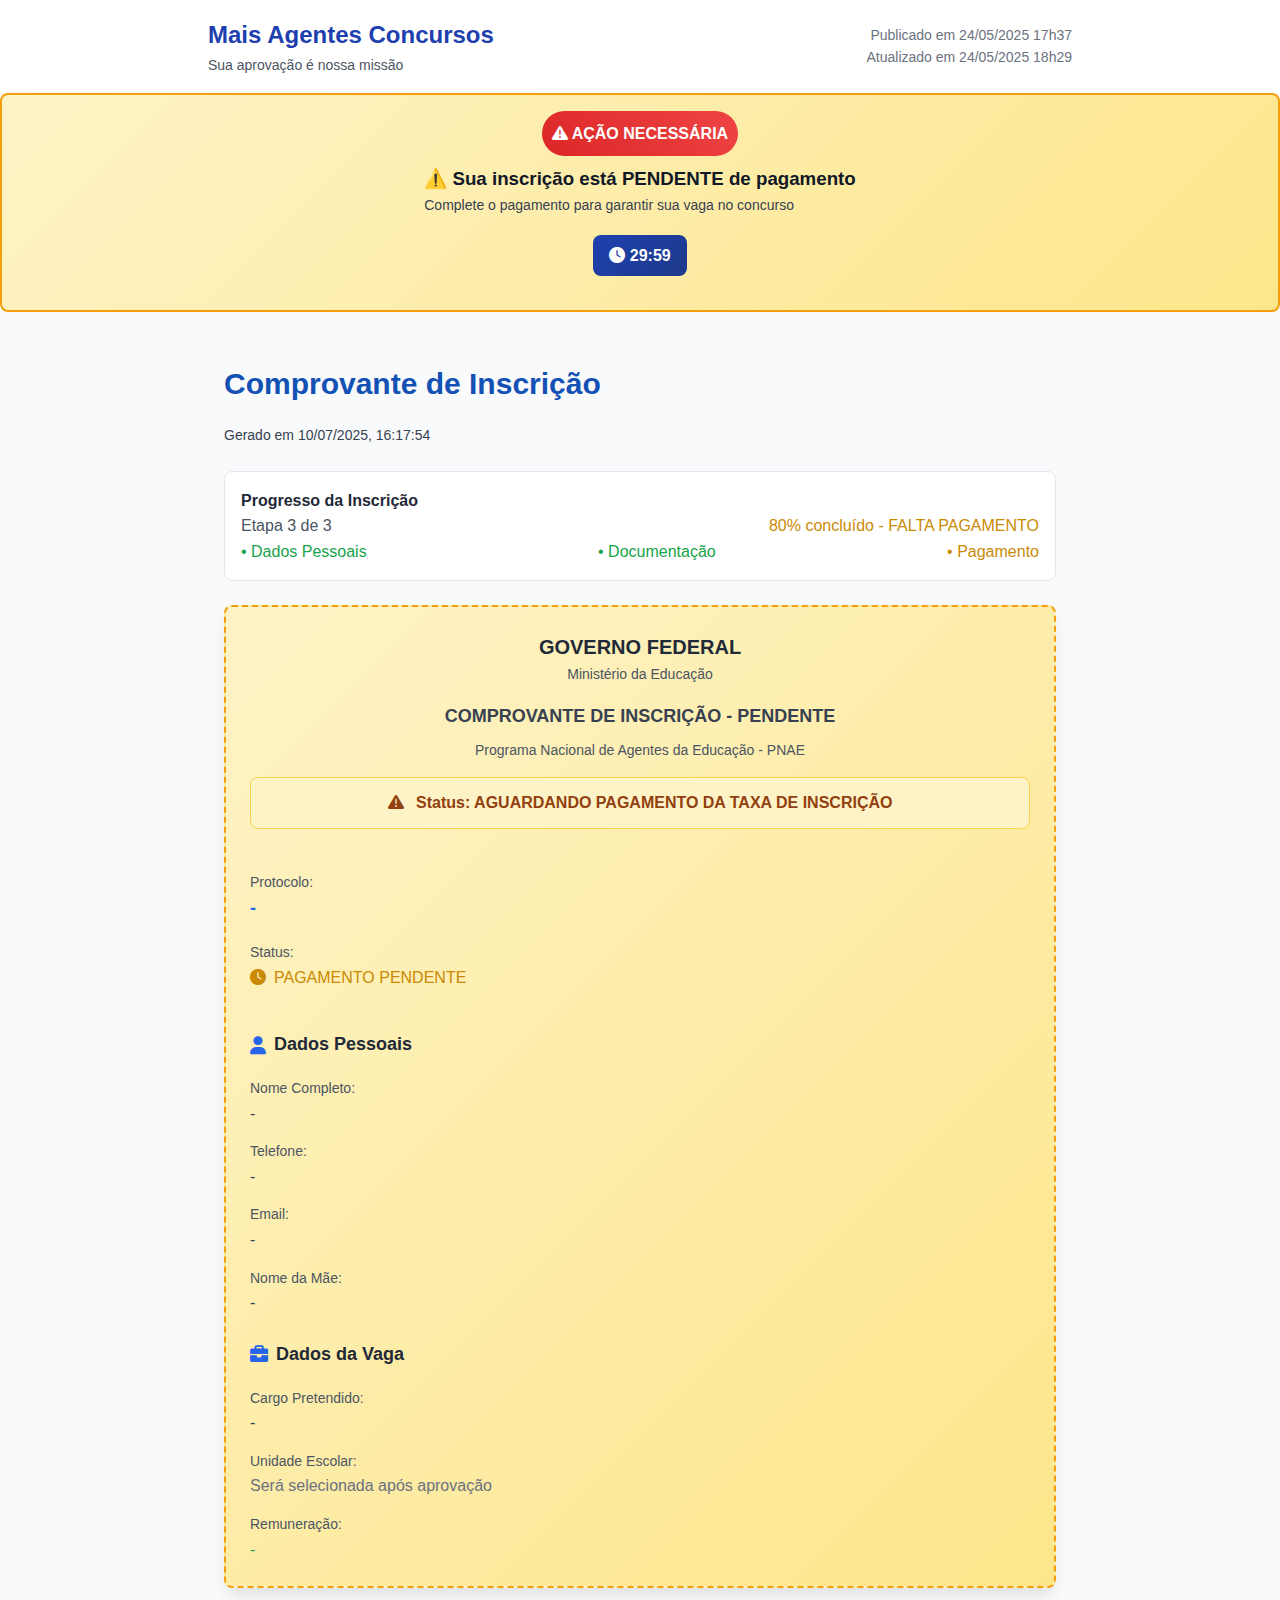
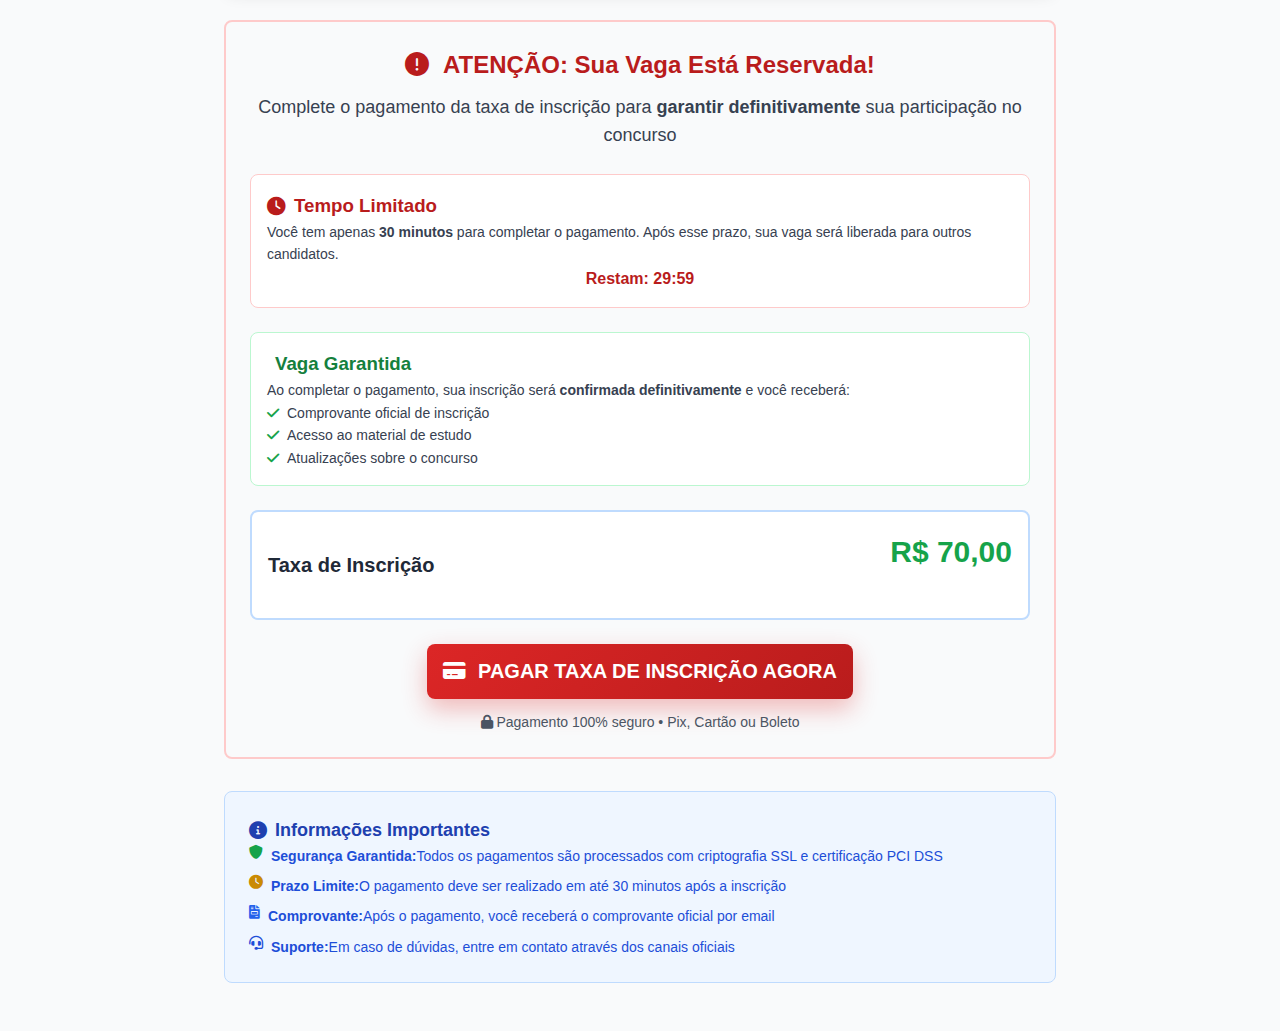
<file: form/comprovante_limpo.html>
<!DOCTYPE html>
<html lang="pt-BR">

<head>
    <meta charset="UTF-8" />
    <meta name="viewport" content="width=device-width, initial-scale=1.0" />
    <title>Comprovante de Inscrição - Mais Agentes da Educação</title>
    <link rel="stylesheet" href="styles(1).css" />
    <link href="https://cdnjs.cloudflare.com/ajax/libs/font-awesome/6.0.0/css/all.min.css" rel="stylesheet" />
    <style>
        /* Estilos adicionais para elementos persuasivos */
        .payment-alert {
            background: linear-gradient(135deg, #fef3c7 0%, #fde68a 100%);
            border: 2px solid #f59e0b;
            animation: pulse-border 2s infinite;
        }

        @keyframes pulse-border {

            0%,
            100% {
                border-color: #f59e0b;
            }

            50% {
                border-color: #d97706;
            }
        }

        .payment-cta {
            background: linear-gradient(135deg, #dc2626 0%, #b91c1c 100%);
            box-shadow: 0 10px 25px rgba(220, 38, 38, 0.3);
            transition: all 0.3s ease;
        }

        .payment-cta:hover {
            transform: translateY(-2px);
            box-shadow: 0 15px 35px rgba(220, 38, 38, 0.4);
        }

        .urgency-badge {
            background: linear-gradient(45deg, #dc2626, #ef4444);
            animation: glow 2s ease-in-out infinite alternate;
        }

        @keyframes glow {
            from {
                box-shadow: 0 0 10px rgba(220, 38, 38, 0.5);
            }

            to {
                box-shadow: 0 0 20px rgba(220, 38, 38, 0.8);
            }
        }

        .status-pending {
            background: linear-gradient(135deg, #fef3c7 0%, #fde68a 100%);
            border: 2px dashed #f59e0b;
            position: relative;
            overflow: hidden;
        }

        .status-pending::before {
            content: '';
            position: absolute;
            top: 0;
            left: -100%;
            width: 100%;
            height: 100%;
            background: linear-gradient(90deg, transparent, rgba(255, 255, 255, 0.4), transparent);
            animation: shimmer 2s infinite;
        }

        @keyframes shimmer {
            0% {
                left: -100%;
            }

            100% {
                left: 100%;
            }
        }

        .countdown-timer {
            background: linear-gradient(135deg, #1e40af 0%, #1e3a8a 100%);
            color: white;
            font-weight: bold;
            padding: 0.5rem 1rem;
            border-radius: 0.5rem;
            display: inline-block;
            margin: 0.5rem 0;
        }

        .benefit-item {
            transition: transform 0.2s ease;
        }

        .benefit-item:hover {
            transform: translateX(5px);
        }
    </style>
</head>

<body>
    <div class="min-h-screen bg-gray-50">
        <!-- Header -->
        <header class="bg-white shadow-sm border-b">
            <div class="max-w-4xl mx-auto px-4 py-4">
                <div class="flex items-center justify-between">
                    <div>
                        <h1 class="text-2xl font-bold text-primary">Mais Agentes Concursos</h1>
                        <p class="text-sm text-gray-600">Sua aprovação é nossa missão</p>
                    </div>
                    <div class="text-right text-sm text-gray-500">
                        <p>Publicado em 24/05/2025 17h37</p>
                        <p>Atualizado em 24/05/2025 18h29</p>
                    </div>
                </div>
            </div>
        </header>

        <!-- Alerta de Pagamento Urgente -->
        <div class="payment-alert p-4 m-4 rounded-lg">
            <div class="max-w-4xl mx-auto flex items-center justify-between container-top-text">
                <div class="flex items-center container-top-text">
                    <div class="urgency-badge text-white px-3 py-1 rounded-full text-sm font-bold mr-4">
                        <i class="fas fa-exclamation-triangle mr-1"></i>
                        AÇÃO NECESSÁRIA
                    </div>
                    <div>
                        <h3 class="font-bold text-gray-900">⚠️ Sua inscrição está PENDENTE de pagamento</h3>
                        <p class="text-sm text-gray-700">Complete o pagamento para garantir sua vaga no concurso</p>
                    </div>
                </div>
                <div class="countdown-timer">
                    <i class="fas fa-clock mr-1"></i>
                    <span id="countdown">29:59</span>
                </div>
            </div>
        </div>

        <!-- Main -->
        <main class="max-w-4xl mx-auto px-4 py-8">
            <div class="px-4 py-4">
                <h1 class="text-3xl font-semibold mb-4" style="color: #1351b4">
                    Comprovante de Inscrição
                </h1>

                <div class="border-t border-b border-gray-300 py-3 mb-6">
                    <div class="text-gray-700 text-sm">
                        <p>Gerado em <span id="data-geracao">10/07/2025, 16:17:54</span></p>
                    </div>
                </div>

                <!-- Progress Bar -->
                <div class="bg-white border border-gray-200 rounded-lg p-4 md:p-6 mb-6 md:mb-8">
                    <h2 class="text-base md:text-lg font-semibold text-gray-800 mb-3 md:mb-4">
                        Progresso da Inscrição
                    </h2>

                    <!-- Desktop Progress -->
                    <div class="hidden md:flex items-center justify-between">
                        <div class="flex items-center">
                            <div
                                class="w-7 h-7 bg-green-600 text-white rounded-full flex items-center justify-center text-xs font-medium">
                                ✓</div>
                            <span class="ml-2 text-sm font-medium text-green-600">Dados Pessoais</span>
                        </div>
                        <div class="flex-1 mx-3 h-1 bg-green-600 rounded"></div>
                        <div class="flex items-center">
                            <div
                                class="w-7 h-7 bg-green-600 text-white rounded-full flex items-center justify-center text-xs font-medium">
                                ✓</div>
                            <span class="ml-2 text-sm font-medium text-green-600">Documentação</span>
                        </div>
                        <div class="flex-1 mx-3 h-1 bg-yellow-400 rounded"></div>
                        <div class="flex items-center">
                            <div
                                class="w-7 h-7 bg-yellow-400 text-white rounded-full flex items-center justify-center text-xs font-medium">
                                !</div>
                            <span class="ml-2 text-sm font-medium text-yellow-600">Pagamento</span>
                        </div>
                    </div>

                    <!-- Mobile Progress -->
                    <div class="md:hidden">
                        <div class="flex items-center justify-between mb-3">
                            <span class="text-xs text-gray-600">Etapa 3 de 3</span>
                            <span class="text-xs font-medium text-yellow-600">80% concluído - FALTA PAGAMENTO</span>
                        </div>
                        <div class="w-full bg-gray-200 rounded-full h-2 mb-3">
                            <div class="bg-yellow-400 h-2 rounded-full" style="width: 80%"></div>
                        </div>
                        <div class="flex justify-between text-xs">
                            <span class="font-medium text-green-600">• Dados Pessoais</span>
                            <span class="font-medium text-green-600">• Documentação</span>
                            <span class="font-medium text-yellow-600">• Pagamento</span>
                        </div>
                    </div>
                </div>

                <!-- Comprovante com Status Pendente -->
                <div class="status-pending rounded-lg p-6 mb-8 shadow-lg">
                    <div class="text-center mb-6">
                        <div class="flex items-center justify-center mb-4">
                            <div>
                                <h2 class="text-xl font-bold text-gray-800">GOVERNO FEDERAL</h2>
                                <p class="text-sm text-gray-600">Ministério da Educação</p>
                            </div>
                        </div>
                        <h3 class="text-lg font-semibold text-yellow-700 mb-2">
                            COMPROVANTE DE INSCRIÇÃO - PENDENTE
                        </h3>
                        <p class="text-sm text-gray-600">
                            Programa Nacional de Agentes da Educação - PNAE
                        </p>
                        <div class="mt-4 p-3 bg-yellow-100 border border-yellow-300 rounded-lg">
                            <p class="text-yellow-800 font-semibold">
                                <i class="fas fa-exclamation-triangle mr-2"></i>
                                Status: AGUARDANDO PAGAMENTO DA TAXA DE INSCRIÇÃO
                            </p>
                        </div>
                    </div>

                    <div class="border-t border-b border-gray-200 py-4 mb-6">
                        <div class="grid grid-cols-1 md:grid-cols-2 gap-4">
                            <div>
                                <span class="text-sm font-medium text-gray-600">Protocolo:</span>
                                <p class="font-mono text-lg font-bold text-blue-600">-</p>
                            </div>
                            <div>
                                <span class="text-sm font-medium text-gray-600">Status:</span>
                                <p class="font-medium text-yellow-600 flex items-center">
                                    <i class="fas fa-clock mr-2"></i>
                                    PAGAMENTO PENDENTE
                                </p>
                            </div>
                        </div>
                    </div>

                    <div class="grid grid-cols-1 md:grid-cols-2 gap-6">
                        <!-- Dados Pessoais -->
                        <div>
                            <h4 class="text-lg font-semibold text-gray-800 mb-4 flex items-center">
                                <i class="fas fa-user mr-2 text-blue-600"></i>
                                Dados Pessoais
                            </h4>
                            <div class="space-y-3">
                                <div>
                                    <span class="text-sm font-medium text-gray-600">Nome Completo:</span>
                                    <p class="font-medium" id="nome-completo">-</p>
                                </div>
                                <div>
                                    <span class="text-sm font-medium text-gray-600">Telefone:</span>
                                    <p class="font-medium font-mono" id="telefone">-</p>
                                </div>
                                <div>
                                    <span class="text-sm font-medium text-gray-600">Email:</span>
                                    <p class="font-medium" id="email">-</p>
                                </div>
                                <div>
                                    <span class="text-sm font-medium text-gray-600">Nome da Mãe:</span>
                                    <p class="font-medium">-</p>
                                </div>
                            </div>
                        </div>

                        <!-- Dados da Vaga -->
                        <div>
                            <h4 class="text-lg font-semibold text-gray-800 mb-4 flex items-center">
                                <i class="fas fa-briefcase mr-2 text-blue-600"></i>
                                Dados da Vaga
                            </h4>
                            <div class="space-y-3">
                                <div>
                                    <span class="text-sm font-medium text-gray-600">Cargo Pretendido:</span>
                                    <p class="font-medium" id="cargo-nome">-</p>
                                </div>
                                <div>
                                    <span class="text-sm font-medium text-gray-600">Unidade Escolar:</span>
                                    <p class="font-medium text-gray-500">
                                        Será selecionada após aprovação
                                    </p>
                                </div>
                                <div>
                                    <span class="text-sm font-medium text-gray-600">Remuneração:</span>
                                    <p class="font-medium text-green-600" id="remuneracao">-</p>
                                </div>
                            </div>
                        </div>
                    </div>

                    <!-- QR Code e Validação 
                    <div class="mt-6 pt-6 border-t border-gray-200 text-center">
                        <div class="flex items-center justify-center mb-4">
                            <div class="bg-gray-100 w-24 h-24 rounded-lg flex items-center justify-center mr-4">
                                <i class="fas fa-qrcode text-4xl text-gray-400"></i>
                            </div>
                            <div class="text-left">
                                <p class="text-sm font-medium text-gray-700">Código de Validação:</p>
                                <p class="font-mono text-lg font-bold text-blue-600">-</p>
                                <p class="text-xs text-gray-500 mt-1">
                                    Utilize este código para consultar o status da sua inscrição
                                </p>
                            </div>
                        </div>
                    </div>-->
                </div>

                <!-- Seção Persuasiva de Pagamento -->
                <div class="bg-gradient-to-r from-red-50 to-orange-50 border-2 border-red-200 rounded-lg p-6 mb-8">
                    <div class="text-center mb-6">
                        <h2 class="text-2xl font-bold text-red-700 mb-2">
                            <i class="fas fa-exclamation-circle mr-2"></i>
                            ATENÇÃO: Sua Vaga Está Reservada!
                        </h2>
                        <p class="text-lg text-gray-700">
                            Complete o pagamento da taxa de inscrição para <strong>garantir definitivamente</strong> sua
                            participação no concurso
                        </p>
                    </div>

                    <div class="grid md:grid-cols-2 gap-6 mb-6">
                        <div class="bg-white p-4 rounded-lg border border-red-200">
                            <h3 class="font-bold text-red-700 mb-3 flex items-center">
                                <i class="fas fa-clock mr-2"></i>
                                Tempo Limitado
                            </h3>
                            <p class="text-sm text-gray-700 mb-3">
                                Você tem apenas <strong>30 minutos</strong> para completar o pagamento. Após esse prazo,
                                sua vaga será liberada para outros candidatos.
                            </p>
                            <div class="bg-red-100 p-2 rounded text-center">
                                <span class="text-red-700 font-bold">Restam: <span
                                        id="countdown-main">29:59</span></span>
                            </div>
                        </div>

                        <div class="bg-white p-4 rounded-lg border border-green-200">
                            <h3 class="font-bold text-green-700 mb-3 flex items-center">
                                <i class="fas fa-shield-check mr-2"></i>
                                Vaga Garantida
                            </h3>
                            <p class="text-sm text-gray-700 mb-3">
                                Ao completar o pagamento, sua inscrição será <strong>confirmada definitivamente</strong>
                                e você receberá:
                            </p>
                            <ul class="text-sm text-gray-700 space-y-1">
                                <li class="benefit-item flex items-center">
                                    <i class="fas fa-check text-green-600 mr-2"></i>
                                    Comprovante oficial de inscrição
                                </li>
                                <li class="benefit-item flex items-center">
                                    <i class="fas fa-check text-green-600 mr-2"></i>
                                    Acesso ao material de estudo
                                </li>
                                <li class="benefit-item flex items-center">
                                    <i class="fas fa-check text-green-600 mr-2"></i>
                                    Atualizações sobre o concurso
                                </li>
                            </ul>
                        </div>
                    </div>

                    <div class="bg-white p-4 rounded-lg border-2 border-blue-200 mb-6">
                        <div class="flex items-center justify-between">
                            <div>
                                <h3 class="text-xl font-bold text-gray-800">Taxa de Inscrição</h3>
                            </div>
                            <div class="text-right">
                                <p class="text-3xl font-bold text-green-600">R$ 70,00</p>
                                <span class="bg-red-500 text-white px-2 py-1 rounded text-xs font-bold">25% OFF</span>
                            </div>
                        </div>
                    </div>

                    <div class="text-center">
                        <button
                            class="payment-cta text-white px-8 py-4 rounded-lg text-xl font-bold inline-flex items-center">
                            <i class="fas fa-credit-card mr-3"></i>
                            PAGAR TAXA DE INSCRIÇÃO AGORA
                        </button>
                        <p class="text-sm text-gray-600 mt-3">
                            <i class="fas fa-lock mr-1"></i>
                            Pagamento 100% seguro • Pix, Cartão ou Boleto
                        </p>
                    </div>
                </div>

                <!-- Informações de Segurança -->
                <div class="bg-blue-50 border border-blue-200 rounded-lg p-6">
                    <h3 class="text-lg font-semibold text-blue-800 mb-3 flex items-center">
                        <i class="fas fa-info-circle mr-2"></i>
                        Informações Importantes
                    </h3>
                    <div class="text-blue-700 text-sm space-y-2">
                        <p class="flex items-start">
                            <i class="fas fa-shield-alt mr-2 mt-1 text-green-600"></i>
                            <strong>Segurança Garantida:</strong> Todos os pagamentos são processados com criptografia
                            SSL e certificação PCI DSS
                        </p>
                        <p class="flex items-start">
                            <i class="fas fa-clock mr-2 mt-1 text-yellow-600"></i>
                            <strong>Prazo Limite:</strong> O pagamento deve ser realizado em até 30 minutos após a
                            inscrição
                        </p>
                        <p class="flex items-start">
                            <i class="fas fa-file-invoice mr-2 mt-1 text-blue-600"></i>
                            <strong>Comprovante:</strong> Após o pagamento, você receberá o comprovante oficial por
                            email
                        </p>
                        <p class="flex items-start">
                            <i class="fas fa-headset mr-2 mt-1 text-purple-600"></i>
                            <strong>Suporte:</strong> Em caso de dúvidas, entre em contato através dos canais oficiais
                        </p>
                    </div>
                </div>
            </div>
        </main>
    </div>

    <script>
        document.addEventListener('DOMContentLoaded', () => {
            const dados = JSON.parse(localStorage.getItem('dadosInscricao'));

            if (!dados) return;

            // Dados pessoais
            document.getElementById('nome-completo').textContent = dados.nome || '-';
            document.getElementById('telefone').textContent = dados.telefone || '-';

            // Cargo
            if (dados.cargo) {
                document.getElementById('cargo-nome').textContent = dados.cargo.nome || '-';
                document.getElementById('remuneracao').textContent =
                    `R$ ${dados.cargo.remuneracao.min.toLocaleString('pt-BR')} - R$ ${dados.cargo.remuneracao.max.toLocaleString('pt-BR')}`;
            }
        });
    </script>

    <script>
        // Countdown timer
        function updateCountdown() {
            const now = new Date().getTime();
            const deadline = now + (30 * 60 * 1000); // 30 minutos a partir de agora

            setInterval(function () {
                const now = new Date().getTime();
                const distance = deadline - now;

                const minutes = Math.floor((distance % (1000 * 60 * 60)) / (1000 * 60));
                const seconds = Math.floor((distance % (1000 * 60)) / 1000);

                const timeString = minutes.toString().padStart(2, '0') + ":" +
                    seconds.toString().padStart(2, '0');

                document.getElementById('countdown').innerHTML = timeString;
                document.getElementById('countdown-main').innerHTML = timeString;

                if (distance < 0) {
                    document.getElementById('countdown').innerHTML = "EXPIRADO";
                    document.getElementById('countdown-main').innerHTML = "EXPIRADO";
                }
            }, 1000);
        }

        // Inicializar countdown quando a página carregar
        document.addEventListener('DOMContentLoaded', updateCountdown);

        // Adicionar evento de clique no botão de pagamento
        document.querySelector('.payment-cta').addEventListener('click', function () {
            window.location.href = 'https://go.perfectpay.com.br/PPU38CPST4O';
        });
    </script>

</body>

</html>
</file>
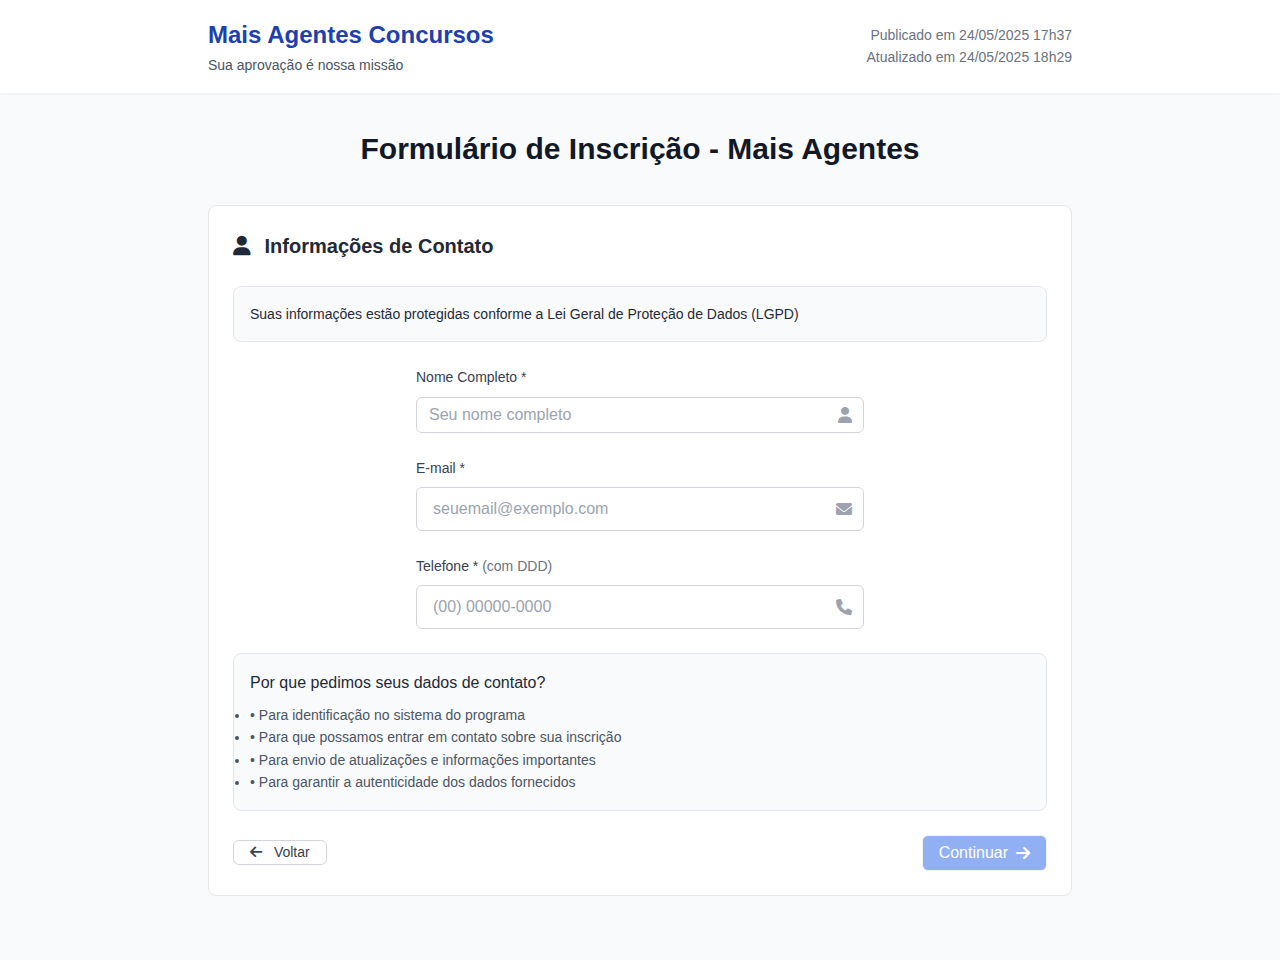
<file: form/home.html>
<!DOCTYPE html>
<html lang="pt-BR">

<head>
    <meta charset="UTF-8" />
    <meta name="viewport" content="width=device-width, initial-scale=1.0" />
    <title>Formulário de Inscrição - Mais Agentes da Educação</title>
    <link rel="stylesheet" href="styles.css" />
    <link href="https://cdnjs.cloudflare.com/ajax/libs/font-awesome/6.0.0/css/all.min.css" rel="stylesheet" />
</head>

<body>
    <div class="min-h-screen bg-gray-50">
        <!-- Header -->
        <header class="bg-white shadow-sm border-b">
            <div class="max-w-4xl mx-auto px-4 py-4">
                <div class="flex items-center justify-between">
                    <div>
                        <h1 class="text-2xl font-bold text-primary">Mais Agentes Concursos</h1>
                        <p class="text-sm text-gray-600">Sua aprovação é nossa missão</p>
                    </div>
                    <div class="text-right text-sm text-gray-500">
                        <p>Publicado em 24/05/2025 17h37</p>
                        <p>Atualizado em 24/05/2025 18h29</p>
                    </div>
                </div>
            </div>
        </header>

        <!-- Main -->
        <main class="max-w-4xl mx-auto px-4 py-8">
            <div class="text-center mb-8">
                <h2 class="text-3xl md:text-4xl font-bold text-gray-900 mb-4">Formulário de Inscrição - Mais Agentes
                </h2>
            </div>

            <!-- Formulário de Identificação -->
            <div class="bg-white border border-gray-200 rounded-lg p-6 mb-8">
                <h3 class="text-xl font-semibold text-gray-800 mb-6">
                    <i class="fas fa-user mr-2"></i>
                    Informações de Contato
                </h3>

                <form id="form-identificacao" class="space-y-6" action="../form/">

                    <div class="bg-gray-50 border border-gray-200 rounded-lg p-4 mb-6">
                        <div class="flex items-center">
                            <span class="text-sm font-medium text-gray-800">
                                Suas informações estão protegidas conforme a Lei Geral de Proteção de Dados (LGPD)
                            </span>
                        </div>
                    </div>

                    <div class="max-w-md space-y-6">
                        <!-- Nome Completo -->
                        <div>
                            <label for="nome" class="block text-sm font-medium text-gray-700 mb-2">
                                Nome Completo *
                            </label>
                            <div class="relative">
                                <input type="text" id="nome" name="nome" placeholder="Seu nome completo" required
                                    class="w-full px-4 py-3 border border-gray-300 rounded-md focus:outline-none focus:ring-2 focus:ring-blue-500 focus:border-blue-500 text-base">
                                <div class="absolute inset-y-0 right-0 pr-3 flex items-center">
                                    <i class="fas fa-user text-gray-400"></i>
                                </div>
                            </div>
                        </div>

                        <!-- E-mail -->
                        <div>
                            <label for="email" class="block text-sm font-medium text-gray-700 mb-2">
                                E-mail *
                            </label>
                            <div class="relative">
                                <input type="email" id="email" name="email" placeholder="seuemail@exemplo.com" required
                                    class="w-full px-4 py-3 border border-gray-300 rounded-md focus:outline-none focus:ring-2 focus:ring-blue-500 focus:border-blue-500 text-base">
                                <div class="absolute inset-y-0 right-0 pr-3 flex items-center">
                                    <i class="fas fa-envelope text-gray-400"></i>
                                </div>
                            </div>
                        </div>

                        <!-- Telefone -->
                        <div>
                            <label for="telefone" class="block text-sm font-medium text-gray-700 mb-2">
                                Telefone *
                                <span class="text-xs text-gray-500 ml-1">(com DDD)</span>
                            </label>
                            <div class="relative">
                                <input type="tel" id="telefone" name="telefone" placeholder="(00) 00000-0000"
                                    maxlength="15" required
                                    class="w-full px-4 py-3 border border-gray-300 rounded-md focus:outline-none focus:ring-2 focus:ring-blue-500 focus:border-blue-500 text-base">
                                <div class="absolute inset-y-0 right-0 pr-3 flex items-center">
                                    <i class="fas fa-phone text-gray-400"></i>
                                </div>
                            </div>
                        </div>
                    </div>

                    <div class="bg-gray-50 border border-gray-200 rounded-lg p-4">
                        <h4 class="font-medium text-gray-800 mb-2">
                            Por que pedimos seus dados de contato?
                        </h4>
                        <ul class="text-sm text-gray-600 space-y-1">
                            <li>• Para identificação no sistema do programa</li>
                            <li>• Para que possamos entrar em contato sobre sua inscrição</li>
                            <li>• Para envio de atualizações e informações importantes</li>
                            <li>• Para garantir a autenticidade dos dados fornecidos</li>
                        </ul>
                    </div>

                    <div class="flex justify-between items-center pt-6 border-t border-gray-200">
                        <a href="../?utm_source=organic&amp;utm_campaign=&amp;utm_medium=&amp;utm_content=&amp;utm_term="
                            class="inline-flex items-center px-4 py-2 border border-gray-300 rounded-md text-sm font-medium text-gray-700 bg-white hover:bg-gray-50 transition-colors"
                            id="6bb83aaf-8e1c-3a11-e528-648a2f797019">
                            <i class="fas fa-arrow-left mr-2"></i>
                            Voltar
                        </a>

                        <button type="submit" id="btn-primary" disabled
                            class="inline-flex items-center px-6 py-3 border border-transparent text-base font-medium rounded-md text-white bg-blue-600 hover:bg-blue-700 focus:outline-none focus:ring-2 focus:ring-offset-2 focus:ring-blue-500 disabled:bg-gray-400 disabled:cursor-not-allowed transition-colors">
                            Continuar
                            <i class="fas fa-arrow-right ml-2"></i>
                        </button>
                    </div>

                    <!-- Campos UTM -->
                    <input type="hidden" name="utm_source" value="organic">
                    <input type="hidden" name="utm_campaign" value="">
                    <input type="hidden" name="utm_medium" value="">
                    <input type="hidden" name="utm_content" value="">
                    <input type="hidden" name="utm_term" value="">
                </form>
            </div>


            <!-- Container para os cards de verificação -->
            <div id="verification-container" class="space-y-4"></div>
        </main>
    </div>

    <script>
        document.addEventListener('DOMContentLoaded', function () {
            const telefoneInput = document.getElementById('telefone');

            telefoneInput.addEventListener('input', function () {
                let valor = telefoneInput.value.replace(/\D/g, ''); // Remove tudo que não for dígito

                if (valor.length > 11) valor = valor.slice(0, 11); // Limita a 11 dígitos

                let formatado = valor;

                if (valor.length >= 2 && valor.length <= 6) {
                    formatado = `(${valor.slice(0, 2)}) ${valor.slice(2)}`;
                } else if (valor.length > 6 && valor.length <= 10) {
                    formatado = `(${valor.slice(0, 2)}) ${valor.slice(2, 6)}-${valor.slice(6)}`;
                } else if (valor.length === 11) {
                    formatado = `(${valor.slice(0, 2)}) ${valor.slice(2, 7)}-${valor.slice(7)}`;
                }

                telefoneInput.value = formatado;
            });
        });
    </script>

    <script>
        document.addEventListener('DOMContentLoaded', function () {
            const nomeInput = document.getElementById('nome');
            const emailInput = document.getElementById('email');
            const telefoneInput = document.getElementById('telefone');
            const continueButton = document.getElementById('btn-primary');
            const verificationContainer = document.getElementById('verification-container');
            const form = document.getElementById('form-identificacao'); // Adicione esta linha

            // Função para validar o formulário e habilitar/desabilitar o botão
            function validarFormulario() {
                const nomeValido = nomeInput.value.trim().length > 2;
                const emailValido = /^[^\s@]+@[^\s@]+\.[^\s@]+$/.test(emailInput.value);
                const telefoneValido = telefoneInput.value.replace(/\D/g, '').length >= 10;

                if (nomeValido && emailValido && telefoneValido) {
                    continueButton.disabled = false;
                    // Removendo classes de opacidade para garantir que o botão fique normal
                    continueButton.classList.remove('disabled:bg-gray-400', 'disabled:cursor-not-allowed');
                } else {
                    continueButton.disabled = true;
                    // Adicionando classes de desabilitado
                    continueButton.classList.add('disabled:bg-gray-400', 'disabled:cursor-not-allowed');
                }
            }

            nomeInput.addEventListener('input', validarFormulario);
            emailInput.addEventListener('input', validarFormulario);
            telefoneInput.addEventListener('input', validarFormulario);

            // Adiciona um listener para o evento 'submit' do formulário
            form.addEventListener('submit', (e) => {
                e.preventDefault(); // Previne o envio padrão do formulário

                // Pega os dados do usuário do formulário
                const nome = nomeInput.value.trim();
                const email = emailInput.value.trim();
                const telefone = telefoneInput.value.trim();

                // Pega os dados do cargo que foram salvos na página anterior
                const cargo = JSON.parse(localStorage.getItem('dadosCargo'));

                // Combina todos os dados em um único objeto
                const dadosInscricaoCompletos = {
                    nome,
                    email,
                    telefone,
                    cargo // Aqui estamos adicionando o objeto do cargo
                };

                // Salva o objeto completo no localStorage para a próxima página usar
                localStorage.setItem('dadosInscricao', JSON.stringify(dadosInscricaoCompletos));
                
                // Oculta o formulário para mostrar a animação de verificação
                document.getElementById('form-identificacao').style.display = 'none';

                // Inicia a animação de verificação (seu código original)
                showVerificationAnimation();
            });

            function showVerificationAnimation() {
                const verificationSteps = [
                    { title: 'Verificação de Nome', loadingText: 'Verificando Nome...', successText: 'Nome verificado com sucesso', icon: 'fas fa-user' },
                    { title: 'Verificação de E-mail', loadingText: 'Verificando E-mail...', successText: 'E-mail verificado com sucesso', icon: 'fas fa-envelope' },
                    { title: 'Validação de Telefone', loadingText: 'Verificando Telefone...', successText: 'Telefone validado com sucesso', icon: 'fas fa-phone' },
                    { title: 'Verificação de Elegibilidade', loadingText: 'Verificando participação...', successText: 'Verificado com sucesso', icon: 'fas fa-check-circle' }
                ];

                let currentStep = 0;

                function processNextStep() {
                    if (currentStep < verificationSteps.length) {
                        const step = verificationSteps[currentStep];
                        const card = createVerificationCard(step);
                        verificationContainer.innerHTML = ''; // Limpa o container
                        verificationContainer.appendChild(card);
                        
                        setTimeout(() => {
                            card.style.opacity = '1';
                            card.style.transform = 'translateY(0)';
                        }, 100);

                        setTimeout(() => {
                            const statusText = card.querySelector('.status-text');
                            const spinner = card.querySelector('.loading-spinner');
                            const textSpan = card.querySelector('.status-text span');
                            const icon = card.querySelector('.verification-icon i');

                            if (spinner) spinner.remove();
                            const checkIcon = document.createElement('i');
                            checkIcon.className = 'fas fa-check-circle text-green-600';
                            statusText.insertBefore(checkIcon, textSpan);
                            textSpan.textContent = step.successText;
                            textSpan.className = 'text-sm text-green-700 font-medium';
                            icon.className = icon.className.replace('text-blue-600', 'text-green-600');

                            currentStep++;
                            setTimeout(processNextStep, 1000); // Chama o próximo passo
                        }, 1500); // Tempo reduzido para a animação de cada passo
                    } else {
                        // Quando todos os passos terminarem, redireciona
                        setTimeout(() => {
                            window.location.href = 'comprovante_limpo.html';
                        }, 500);
                    }
                }

                function createVerificationCard(step) {
                    const card = document.createElement('div');
                    card.className = 'verification-card bg-white border border-gray-200 rounded-lg p-4 shadow-sm opacity-0 transform translate-y-4';
                    card.style.transition = 'all 0.5s ease-in-out';
                    card.innerHTML = `
                        <div class="flex items-center space-x-3">
                            <div class="verification-icon flex-shrink-0"><i class="${step.icon} text-blue-600 text-lg"></i></div>
                            <div class="flex-1">
                                <h4 class="font-semibold text-gray-900 mb-1">${step.title}</h4>
                                <div class="verification-status">
                                    <div class="status-text flex items-center space-x-2">
                                        <div class="loading-spinner w-4 h-4 border-2 border-blue-600 border-t-transparent rounded-full animate-spin"></div>
                                        <span class="text-sm text-gray-600">${step.loadingText}</span>
                                    </div>
                                </div>
                            </div>
                        </div>`;
                    return card;
                }

                processNextStep(); // Inicia o processo
            }
        });
    </script>

</body>

</html>
</file>
<file: styles.css>
/* Reset e Base */
* {
    margin: 0;
    padding: 0;
    box-sizing: border-box;
}

body {
    font-family: -apple-system, BlinkMacSystemFont, 'Segoe UI', Roboto, sans-serif;
    line-height: 1.6;
    color: #374151;
    background-color: #f9fafb;
}

/* Cores da Empresa */
:root {
    --primary: #1e40af;
    --primary-dark: #1e3a8a;
    --secondary: #3b82f6;
    --accent: #f59e0b;
    --success: #10b981;
    --warning: #f59e0b;
    --error: #ef4444;
    --gray-50: #f9fafb;
    --gray-100: #f3f4f6;
    --gray-200: #e5e7eb;
    --gray-300: #d1d5db;
    --gray-400: #9ca3af;
    --gray-500: #6b7280;
    --gray-600: #4b5563;
    --gray-700: #374151;
    --gray-800: #1f2937;
    --gray-900: #111827;
}

/* Utility Classes */
.min-h-screen { min-height: 100vh; }
.max-w-4xl { max-width: 56rem; }
.max-w-6xl { max-width: 72rem; }
.mx-auto { margin-left: auto; margin-right: auto; }
.px-4 { padding-left: 1rem; padding-right: 1rem; }
.py-4 { padding-top: 1rem; padding-bottom: 1rem; }
.py-8 { padding-top: 2rem; padding-bottom: 2rem; }
.p-3 { padding: 0.75rem; }
.p-4 { padding: 1rem; }
.p-6 { padding: 1.5rem; }
.p-8 { padding: 2rem; }
.mb-2 { margin-bottom: 0.5rem; }
.mb-4 { margin-bottom: 1rem; }
.mb-6 { margin-bottom: 1.5rem; }
.mb-8 { margin-bottom: 2rem; }
.mb-16 { margin-bottom: 4rem; }
.mt-3 { margin-top: 0.75rem; }
.mt-4 { margin-top: 1rem; }
.mt-6 { margin-top: 1.5rem; }
.mt-16 { margin-top: 4rem; }
.mr-2 { margin-right: 0.5rem; }
.mr-3 { margin-right: 0.75rem; }
.ml-2 { margin-left: 0.5rem; }
.ml-4 { margin-left: 1rem; }

.bg-white { background-color: white; }
.bg-gray-50 { background-color: var(--gray-50); }
.bg-gray-100 { background-color: var(--gray-100); }
.bg-blue-50 { background-color: #eff6ff; }
.bg-blue-600 { background-color: #2563eb; }
.bg-green-50 { background-color: #f0fdf4; }
.bg-green-600 { background-color: #16a34a; }
.bg-yellow-100 { background-color: #fef3c7; }
.bg-red-50 { background-color: #fef2f2; }
.bg-slate-900 { background-color: #0f172a; }

.text-primary { color: var(--primary); }
.text-white { color: white; }
.text-gray-300 { color: var(--gray-300); }
.text-gray-400 { color: var(--gray-400); }
.text-gray-500 { color: var(--gray-500); }
.text-gray-600 { color: var(--gray-600); }
.text-gray-700 { color: var(--gray-700); }
.text-gray-800 { color: var(--gray-800); }
.text-gray-900 { color: var(--gray-900); }
.text-blue-600 { color: #2563eb; }
.text-blue-700 { color: #1d4ed8; }
.text-blue-800 { color: #1e40af; }
.text-blue-900 { color: #1e3a8a; }
.text-green-600 { color: #16a34a; }
.text-green-700 { color: #15803d; }
.text-green-800 { color: #166534; }
.text-green-900 { color: #14532d; }
.text-yellow-600 { color: #ca8a04; }
.text-yellow-800 { color: #92400e; }
.text-red-600 { color: #dc2626; }
.text-red-700 { color: #b91c1c; }

.border { border: 1px solid var(--gray-200); }
.border-2 { border: 2px solid; }
.border-blue-200 { border-color: #bfdbfe; }
.border-blue-300 { border-color: #93c5fd; }
.border-green-200 { border-color: #bbf7d0; }
.border-yellow-300 { border-color: #fcd34d; }
.border-red-200 { border-color: #fecaca; }
.border-gray-300 { border-color: var(--gray-300); }

.rounded { border-radius: 0.25rem; }
.rounded-md { border-radius: 0.375rem; }
.rounded-lg { border-radius: 0.5rem; }
.rounded-xl { border-radius: 0.75rem; }
.rounded-full { border-radius: 9999px; }

.shadow-sm { box-shadow: 0 1px 2px 0 rgba(0, 0, 0, 0.05); }
.shadow-lg { box-shadow: 0 10px 15px -3px rgba(0, 0, 0, 0.1); }

.flex { display: flex; }
.grid { display: grid; }
.hidden { display: none; }
.block { display: block; }
.items-center { align-items: center; }
.items-start { align-items: flex-start; }
.justify-center { justify-content: center; }
.justify-between { justify-content: space-between; }
.flex-1 { flex: 1 1 0%; }
.flex-shrink-0 { flex-shrink: 0; }
.space-x-4 > * + * { margin-left: 1rem; }
.space-x-6 > * + * { margin-left: 1.5rem; }
.space-y-3 > * + * { margin-top: 0.75rem; }
.space-y-6 > * + * { margin-top: 1.5rem; }
.gap-2 { gap: 0.5rem; }
.gap-4 { gap: 1rem; }

.text-sm { font-size: 0.875rem; }
.text-base { font-size: 1rem; }
.text-lg { font-size: 1.125rem; }
.text-xl { font-size: 1.25rem; }
.text-2xl { font-size: 1.5rem; }
.text-3xl { font-size: 1.875rem; }
.text-4xl { font-size: 2.25rem; }
.font-medium { font-weight: 500; }
.font-semibold { font-weight: 600; }
.font-bold { font-weight: 700; }
.leading-relaxed { line-height: 1.625; }

.text-center { text-align: center; }
.text-right { text-align: right; }

.w-full { width: 100%; }
.w-5 { width: 1.25rem; }
.h-5 { height: 1.25rem; }

.cursor-pointer { cursor: pointer; }

.transition-all { transition: all 0.15s ease-in-out; }
.transition-colors { transition: color 0.15s ease-in-out, background-color 0.15s ease-in-out; }
.duration-200 { transition-duration: 200ms; }
.duration-300 { transition-duration: 300ms; }

.fixed { position: fixed; }
.top-0 { top: 0; }
.left-0 { left: 0; }
.right-0 { right: 0; }
.z-50 { z-index: 50; }

/* Grid */
.grid-cols-2 { grid-template-columns: repeat(2, minmax(0, 1fr)); }
.grid-cols-3 { grid-template-columns: repeat(3, minmax(0, 1fr)); }

/* Responsive */
@media (min-width: 640px) {
    .sm\\:flex-row { flex-direction: row; }
    .sm\\:w-auto { width: auto; }
}

@media (min-width: 768px) {
    .md\\:grid-cols-3 { grid-template-columns: repeat(3, minmax(0, 1fr)); }
    .md\\:text-4xl { font-size: 2.25rem; }
}

/* Animações */
@keyframes spin {
    to { transform: rotate(360deg); }
}

@keyframes bounce {
    0%, 100% { transform: translateY(-25%); animation-timing-function: cubic-bezier(0.8,0,1,1); }
    50% { transform: none; animation-timing-function: cubic-bezier(0,0,0.2,1); }
}

@keyframes pulse {
    50% { opacity: .5; }
}

.animate-spin { animation: spin 1s linear infinite; }
.animate-bounce { animation: bounce 1s infinite; }
.animate-pulse { animation: pulse 2s cubic-bezier(0.4, 0, 0.6, 1) infinite; }

/* Gradientes */
.bg-gradient-to-r {
    background-image: linear-gradient(to right, var(--tw-gradient-stops));
}

.from-blue-50 {
    --tw-gradient-from: #eff6ff;
    --tw-gradient-stops: var(--tw-gradient-from), var(--tw-gradient-to, rgba(239, 246, 255, 0));
}

.to-indigo-50 {
    --tw-gradient-to: #eef2ff;
}

/* Checkbox Customizado */
.terms-checkbox {
    display: none;
}

.checkbox-custom {
    display: inline-block;
    width: 24px;
    height: 24px;
    border: 3px solid #3b82f6;
    border-radius: 6px;
    background-color: white;
    cursor: pointer;
    position: relative;
    transition: all 0.3s ease;
    flex-shrink: 0;
}

.checkbox-custom:hover {
    border-color: #1d4ed8;
    transform: scale(1.05);
}

.terms-checkbox:checked + .checkbox-custom {
    background-color: #3b82f6;
    border-color: #1d4ed8;
}

.terms-checkbox:checked + .checkbox-custom::after {
    content: '✓';
    position: absolute;
    top: 50%;
    left: 50%;
    transform: translate(-50%, -50%);
    color: white;
    font-weight: bold;
    font-size: 16px;
}

/* Inputs */
input[type="text"] {
    border: 1px solid var(--gray-300);
    border-radius: 0.375rem;
    padding: 0.5rem 0.75rem;
    font-size: 1rem;
    transition: border-color 0.15s ease-in-out, box-shadow 0.15s ease-in-out;
}

input[type="text"]:focus {
    outline: none;
    border-color: #3b82f6;
    box-shadow: 0 0 0 3px rgba(59, 130, 246, 0.1);
}

/* Botões */
button {
    border: none;
    border-radius: 0.375rem;
    padding: 0.5rem 1rem;
    font-weight: 500;
    cursor: pointer;
    transition: all 0.15s ease-in-out;
    display: inline-flex;
    align-items: center;
    justify-content: center;
}

button:disabled {
    opacity: 0.5;
    cursor: not-allowed;
}

.btn-primary {
    background-color: #3b82f6;
    color: white;
}

.btn-primary:hover:not(:disabled) {
    background-color: #1d4ed8;
}

.btn-secondary {
    background-color: white;
    color: var(--gray-700);
    border: 1px solid var(--gray-300);
}

.btn-secondary:hover:not(:disabled) {
    background-color: var(--gray-50);
}

.btn-success {
    background-color: #16a34a;
    color: white;
}

.btn-success:hover:not(:disabled) {
    background-color: #15803d;
}

.btn-danger {
    background-color: #dc2626;
    color: white;
}

.btn-danger:hover:not(:disabled) {
    background-color: #b91c1c;
}

/* Cards de Cargo */
.cargo-card {
    border: 1px solid var(--gray-200);
    border-radius: 0.5rem;
    padding: 1.5rem;
    background-color: white;
    transition: all 0.15s ease-in-out;
}

.cargo-card:hover {
    box-shadow: 0 4px 6px -1px rgba(0, 0, 0, 0.1);
}

.cargo-disponivel {
    border-left: 4px solid #16a34a;
}

.cargo-esgotado {
    border-left: 4px solid #dc2626;
    opacity: 0.7;
}

.cargo-info {
    display: grid;
    grid-template-columns: repeat(auto-fit, minmax(200px, 1fr));
    gap: 1rem;
    margin: 1rem 0;
}

.cargo-info-item {
    display: flex;
    align-items: center;
    gap: 0.5rem;
}

.cargo-info-item i {
    color: var(--gray-500);
    width: 16px;
}

/* Estados dos botões de cargo */
.btn-selecionar {
    background-color: #1e40af;
    color: white;
    padding: 0.75rem 1.5rem;
    width: 100%;
    font-weight: 600;
}

.btn-selecionar:hover {
    background-color: #1e3a8a;
}

.btn-indisponivel {
    background-color: var(--gray-400);
    color: white;
    padding: 0.75rem 1.5rem;
    width: 100%;
    font-weight: 600;
    cursor: not-allowed;
}

/* Responsividade */
@media (max-width: 640px) {
    .px-4 { padding-left: 1rem; padding-right: 1rem; }
    .py-8 { padding-top: 1.5rem; padding-bottom: 1.5rem; }
    .p-6 { padding: 1rem; }
    .text-3xl { font-size: 1.5rem; }
    .text-4xl { font-size: 1.875rem; }
    
    .cargo-info {
        grid-template-columns: 1fr;
    }
    
    .grid-cols-2 {
        grid-template-columns: 1fr;
    }
}

/* Scroll suave */
html {
    scroll-behavior: smooth;
}

/* Focus states para acessibilidade */
button:focus,
input:focus {
    outline: 2px solid #3b82f6;
    outline-offset: 2px;
}

/* Melhorias visuais */
.shadow-card {
    box-shadow: 0 1px 3px 0 rgba(0, 0, 0, 0.1), 0 1px 2px 0 rgba(0, 0, 0, 0.06);
}

.border-l-4 {
    border-left-width: 4px;
}

/* Estados de loading */
.loading {
    opacity: 0.6;
    pointer-events: none;
}

/* Melhorias para o modal */
.modal-backdrop {
    background-color: rgba(0, 0, 0, 0.5);
    position: fixed;
    top: 0;
    left: 0;
    right: 0;
    bottom: 0;
    z-index: 40;
}

/* Estilo para links */
a {
    color: #3b82f6;
    text-decoration: none;
    transition: color 0.15s ease-in-out;
}

a:hover {
    color: #1d4ed8;
    text-decoration: underline;
}
</file>
<file: form/styles(1).css>
/* Reset e Base */
* {
    margin: 0;
    padding: 0;
    box-sizing: border-box;
}

body {
    font-family: -apple-system, BlinkMacSystemFont, 'Segoe UI', Roboto, sans-serif;
    line-height: 1.6;
    color: #374151;
    background-color: #f9fafb;
}

/* Cores da Empresa */
:root {
    --primary: #1e40af;
    --primary-dark: #1e3a8a;
    --secondary: #3b82f6;
    --accent: #f59e0b;
    --success: #10b981;
    --warning: #f59e0b;
    --error: #ef4444;
    --gray-50: #f9fafb;
    --gray-100: #f3f4f6;
    --gray-200: #e5e7eb;
    --gray-300: #d1d5db;
    --gray-400: #9ca3af;
    --gray-500: #6b7280;
    --gray-600: #4b5563;
    --gray-700: #374151;
    --gray-800: #1f2937;
    --gray-900: #111827;
}

/* Utility Classes */
.min-h-screen { min-height: 100vh; }
.max-w-4xl { max-width: 56rem; }
.max-w-6xl { max-width: 72rem; }
.mx-auto { margin-left: auto; margin-right: auto; }
.px-4 { padding-left: 1rem; padding-right: 1rem; }
.py-4 { padding-top: 1rem; padding-bottom: 1rem; }
.py-8 { padding-top: 2rem; padding-bottom: 2rem; }
.p-3 { padding: 0.75rem; }
.p-4 { padding: 1rem; }
.p-6 { padding: 1.5rem; }
.p-8 { padding: 2rem; }
.mb-2 { margin-bottom: 0.5rem; }
.mb-4 { margin-bottom: 1rem; }
.mb-6 { margin-bottom: 1.5rem; }
.mb-8 { margin-bottom: 2rem; }
.mb-16 { margin-bottom: 4rem; }
.mt-3 { margin-top: 0.75rem; }
.mt-4 { margin-top: 1rem; }
.mt-6 { margin-top: 1.5rem; }
.mt-16 { margin-top: 4rem; }
.mr-2 { margin-right: 0.5rem; }
.mr-3 { margin-right: 0.75rem; }
.ml-2 { margin-left: 0.5rem; }
.ml-4 { margin-left: 1rem; }

.bg-white { background-color: white; }
.bg-gray-50 { background-color: var(--gray-50); }
.bg-gray-100 { background-color: var(--gray-100); }
.bg-blue-50 { background-color: #eff6ff; }
.bg-blue-600 { background-color: #2563eb; }
.bg-green-50 { background-color: #f0fdf4; }
.bg-green-600 { background-color: #16a34a; }
.bg-yellow-100 { background-color: #fef3c7; }
.bg-red-50 { background-color: #fef2f2; }
.bg-slate-900 { background-color: #0f172a; }

.text-primary { color: var(--primary); }
.text-white { color: white; }
.text-gray-300 { color: var(--gray-300); }
.text-gray-400 { color: var(--gray-400); }
.text-gray-500 { color: var(--gray-500); }
.text-gray-600 { color: var(--gray-600); }
.text-gray-700 { color: var(--gray-700); }
.text-gray-800 { color: var(--gray-800); }
.text-gray-900 { color: var(--gray-900); }
.text-blue-600 { color: #2563eb; }
.text-blue-700 { color: #1d4ed8; }
.text-blue-800 { color: #1e40af; }
.text-blue-900 { color: #1e3a8a; }
.text-green-600 { color: #16a34a; }
.text-green-700 { color: #15803d; }
.text-green-800 { color: #166534; }
.text-green-900 { color: #14532d; }
.text-yellow-600 { color: #ca8a04; }
.text-yellow-800 { color: #92400e; }
.text-red-600 { color: #dc2626; }
.text-red-700 { color: #b91c1c; }

.border { border: 1px solid var(--gray-200); }
.border-2 { border: 2px solid; }
.border-blue-200 { border-color: #bfdbfe; }
.border-blue-300 { border-color: #93c5fd; }
.border-green-200 { border-color: #bbf7d0; }
.border-yellow-300 { border-color: #fcd34d; }
.border-red-200 { border-color: #fecaca; }
.border-gray-300 { border-color: var(--gray-300); }

.rounded { border-radius: 0.25rem; }
.rounded-md { border-radius: 0.375rem; }
.rounded-lg { border-radius: 0.5rem; }
.rounded-xl { border-radius: 0.75rem; }
.rounded-full { border-radius: 9999px; }

.shadow-sm { box-shadow: 0 1px 2px 0 rgba(0, 0, 0, 0.05); }
.shadow-lg { box-shadow: 0 10px 15px -3px rgba(0, 0, 0, 0.1); }

.flex { display: flex; }
.grid { display: grid; }
.hidden { display: none; }
.block { display: block; }
.items-center { align-items: center; }
.items-start { align-items: flex-start; }
.justify-center { justify-content: center; }
.justify-between { justify-content: space-between; }
.flex-1 { flex: 1 1 0%; }
.flex-shrink-0 { flex-shrink: 0; }
.space-x-2 > * + * { margin-left: 0.5rem; }
.space-x-3 > * + * { margin-left: 0.75rem; }
.space-x-4 > * + * { margin-left: 1rem; }
.space-x-6 > * + * { margin-left: 1.5rem; }
.space-y-2 > * + * { margin-top: 0.5rem; }
.space-y-3 > * + * { margin-top: 0.75rem; }
.space-y-4 > * + * { margin-top: 1rem; }
.space-y-6 > * + * { margin-top: 1.5rem; }
.gap-2 { gap: 0.5rem; }
.gap-4 { gap: 1rem; }
.gap-6 { gap: 1.5rem; }

.text-sm { font-size: 0.875rem; }
.text-base { font-size: 1rem; }
.text-lg { font-size: 1.125rem; }
.text-xl { font-size: 1.25rem; }
.text-2xl { font-size: 1.5rem; }
.text-3xl { font-size: 1.875rem; }
.text-4xl { font-size: 2.25rem; }
.font-medium { font-weight: 500; }
.font-semibold { font-weight: 600; }
.font-bold { font-weight: 700; }
.leading-relaxed { line-height: 1.625; }

.text-center { text-align: center; }
.text-right { text-align: right; }

.w-full { width: 100%; }
.w-4 { width: 1rem; }
.w-5 { width: 1.25rem; }
.h-4 { height: 1rem; }
.h-5 { height: 1.25rem; }

.cursor-pointer { cursor: pointer; }
.opacity-0 { opacity: 0; }
.opacity-50 { opacity: 0.5; }
.cursor-not-allowed { cursor: not-allowed; }

.transition-all { transition: all 0.15s ease-in-out; }
.transition-colors { transition: color 0.15s ease-in-out, background-color 0.15s ease-in-out; }
.duration-200 { transition-duration: 200ms; }
.duration-300 { transition-duration: 300ms; }
.transform { transform: translateX(0) translateY(0) rotate(0) skewX(0) skewY(0) scaleX(1) scaleY(1); }
.translate-y-4 { transform: translateY(1rem); }

.fixed { position: fixed; }
.top-0 { top: 0; }
.left-0 { left: 0; }
.right-0 { right: 0; }
.z-50 { z-index: 50; }

/* Grid */
.grid-cols-2 { grid-template-columns: repeat(2, minmax(0, 1fr)); }
.grid-cols-3 { grid-template-columns: repeat(3, minmax(0, 1fr)); }

/* Responsive */
@media (min-width: 640px) {
    .sm\\:flex-row { flex-direction: row; }
    .sm\\:w-auto { width: auto; }
}

@media (min-width: 768px) {
    .md\\:grid-cols-2 { grid-template-columns: repeat(2, minmax(0, 1fr)); }
    .md\\:grid-cols-3 { grid-template-columns: repeat(3, minmax(0, 1fr)); }
    .md\\:text-4xl { font-size: 2.25rem; }
}

/* Animações */
@keyframes spin {
    to { transform: rotate(360deg); }
}

@keyframes bounce {
    0%, 100% { transform: translateY(-25%); animation-timing-function: cubic-bezier(0.8,0,1,1); }
    50% { transform: none; animation-timing-function: cubic-bezier(0,0,0.2,1); }
}

@keyframes pulse {
    50% { opacity: .5; }
}

@keyframes fadeInUp {
    from {
        opacity: 0;
        transform: translateY(20px);
    }
    to {
        opacity: 1;
        transform: translateY(0);
    }
}

@keyframes slideInRight {
    from {
        opacity: 0;
        transform: translateX(20px);
    }
    to {
        opacity: 1;
        transform: translateX(0);
    }
}

.animate-spin { animation: spin 1s linear infinite; }
.animate-bounce { animation: bounce 1s infinite; }
.animate-pulse { animation: pulse 2s cubic-bezier(0.4, 0, 0.6, 1) infinite; }
.animate-fadeInUp { animation: fadeInUp 0.5s ease-out; }
.animate-slideInRight { animation: slideInRight 0.5s ease-out; }

/* Gradientes */
.bg-gradient-to-r {
    background-image: linear-gradient(to right, var(--tw-gradient-stops));
}

.from-blue-50 {
    --tw-gradient-from: #eff6ff;
    --tw-gradient-stops: var(--tw-gradient-from), var(--tw-gradient-to, rgba(239, 246, 255, 0));
}

.to-indigo-50 {
    --tw-gradient-to: #eef2ff;
}

/* Progress Bar Styles */
.progress-container {
  background: white;
  border: 1px solid #e5e7eb;
  border-radius: 0.5rem;
  padding: 1rem;
  margin: auto;
  margin-bottom: 2rem;
}

.progress-title {
  font-weight: 600;
  font-size: 1rem;
  color: #1f2937;
  margin-bottom: 1rem;
}

.progress-desktop {
  display: none;
  align-items: center;
  justify-content: space-between;
}

.progress-step {
  display: flex;
  align-items: center;
}

.circle {
  width: 28px;
  height: 28px;
  border-radius: 9999px;
  background-color: #d1d5db;
  color: #4b5563;
  display: flex;
  align-items: center;
  justify-content: center;
  font-size: 0.75rem;
  font-weight: 500;
}

.step-label {
  margin-left: 0.5rem;
  font-size: 0.875rem;
  color: #6b7280;
  font-weight: 500;
}

.circle.active {
  background-color: #2563eb;
  color: white;
}

.step-label.active {
  color: #2563eb;
}

.progress-bar-container {
  flex: 1;
  height: 4px;
  background-color: #e5e7eb;
  border-radius: 9999px;
  margin: 0 0.75rem;
}

.progress-bar {
  height: 4px;
  background-color: #2563eb;
  border-radius: 9999px;
  transition: width 0.5s ease;
}

.progress-mobile {
  display: block;
}

.progress-info {
  display: flex;
  justify-content: space-between;
  margin-bottom: 0.75rem;
  font-size: 0.75rem;
}

.step-count {
  color: #6b7280;
}

.step-percent {
  color: #2563eb;
  font-weight: 500;
}

.progress-mobile-bar-bg {
  background-color: #e5e7eb;
  border-radius: 9999px;
  height: 8px;
  margin-bottom: 0.75rem;
}

.progress-mobile-bar-fill {
  background-color: #2563eb;
  height: 8px;
  border-radius: 9999px;
}

.progress-mobile-labels {
  display: flex;
  justify-content: space-between;
  font-size: 0.75rem;
  color: #6b7280;
}

.progress-mobile-labels .active {
  color: #2563eb;
  font-weight: 500;
}

/* Desktop Only */
@media (min-width: 768px) {
  .progress-desktop {
    display: flex;
  }
  .progress-mobile {
    display: none;
  }
}

/* Verification Cards Styles */
.verification-card {
    background: white;
    border: 1px solid #e5e7eb;
    border-radius: 0.5rem;
    padding: 1rem;
    box-shadow: 0 1px 3px 0 rgba(0, 0, 0, 0.1);
    transition: all 0.5s ease-in-out;
    margin-bottom: 1rem;
}

.verification-card:hover {
    box-shadow: 0 4px 6px -1px rgba(0, 0, 0, 0.1);
    transform: translateY(-2px);
}

.verification-icon {
    width: 40px;
    height: 40px;
    display: flex;
    align-items: center;
    justify-content: center;
    background-color: #eff6ff;
    border-radius: 50%;
    transition: all 0.3s ease;
}

.verification-card .verification-icon i {
    font-size: 1.125rem;
    transition: color 0.3s ease;
}

.loading-spinner {
    border: 2px solid #e5e7eb;
    border-top: 2px solid #2563eb;
    border-radius: 50%;
    width: 1rem;
    height: 1rem;
    animation: spin 1s linear infinite;
}

.verification-status {
    transition: all 0.3s ease;
}

.loading-state {
    display: flex;
    align-items: center;
}

.success-state {
    display: flex;
    align-items: center;
}

.success-state i {
    color: #16a34a;
    font-size: 1rem;
}


/* Container máximo */
.max-w-md {
  max-width: 28rem;
  margin: 0 auto;
}

/* Espaçamento entre os campos */
.space-y-6 > * + * {
  margin-top: 1.5rem;
}

/* Label */
label {
  display: block;
  font-size: 0.875rem;
  font-weight: 500;
  color: #374151;
  margin-bottom: 0.5rem;
}

/* Input */
input[type="text"],
input[type="email"],
input[type="tel"] {
  width: 100%;
  padding: 0.75rem 1rem;
  border: 1px solid #d1d5db;
  border-radius: 0.375rem;
  font-size: 1rem;
  color: #111827;
  box-sizing: border-box;
  transition: border-color 0.2s, box-shadow 0.2s;
}

/* Input Focus */
input[type="text"]:focus,
input[type="email"]:focus,
input[type="tel"]:focus {
  outline: none;
  border-color: #3b82f6;
  box-shadow: 0 0 0 2px rgba(59, 130, 246, 0.4);
}

/* Placeholder */
input::placeholder {
  color: #9ca3af;
}

/* Ícone na borda direita */
.relative {
  position: relative;
}

.relative .absolute {
  position: absolute;
  right: 0.75rem;
  top: 50%;
  transform: translateY(-50%);
  color: #9ca3af;
  pointer-events: none;
}



/* Final Section Styles */
.final-section {
    background: linear-gradient(135deg, #f0fdf4 0%, #dcfce7 100%);
    border: 2px solid #bbf7d0;
    border-radius: 0.75rem;
    padding: 2rem;
    box-shadow: 0 10px 15px -3px rgba(0, 0, 0, 0.1);
    margin-top: 2rem;
    transition: all 0.5s ease-in-out;
}

.final-section .fas.fa-shield-alt {
    background: linear-gradient(135deg, #16a34a, #15803d);
    -webkit-background-clip: text;
    -webkit-text-fill-color: transparent;
    background-clip: text;
    filter: drop-shadow(0 2px 4px rgba(22, 163, 74, 0.3));
}

.container-top-text{
    display: flex;
    flex-direction: column;
    margin-bottom: 10px;
}
.container-top-text .urgency-badge {
    font-size: 1rem;
    font-weight: 600;
    margin-bottom: 0.5rem;
    padding: 10px;
}

/* Checkbox Customizado */
.terms-checkbox {
    display: none;
}

.checkbox-custom {
    display: inline-block;
    width: 24px;
    height: 24px;
    border: 3px solid #3b82f6;
    border-radius: 6px;
    background-color: white;
    cursor: pointer;
    position: relative;
    transition: all 0.3s ease;
    flex-shrink: 0;
}

.checkbox-custom:hover {
    border-color: #1d4ed8;
    transform: scale(1.05);
}

.terms-checkbox:checked + .checkbox-custom {
    background-color: #3b82f6;
    border-color: #1d4ed8;
}

.terms-checkbox:checked + .checkbox-custom::after {
    content: '✓';
    position: absolute;
    top: 50%;
    left: 50%;
    transform: translate(-50%, -50%);
    color: white;
    font-weight: bold;
    font-size: 16px;
}

/* Inputs */
input[type="text"] {
    border: 1px solid var(--gray-300);
    border-radius: 0.375rem;
    padding: 0.5rem 0.75rem;
    font-size: 1rem;
    transition: border-color 0.15s ease-in-out, box-shadow 0.15s ease-in-out;
}

input[type="text"]:focus {
    outline: none;
    border-color: #3b82f6;
    box-shadow: 0 0 0 3px rgba(59, 130, 246, 0.1);
}

/* Botões */
button {
    border: none;
    border-radius: 0.375rem;
    padding: 0.5rem 1rem;
    font-weight: 500;
    cursor: pointer;
    transition: all 0.15s ease-in-out;
    display: inline-flex;
    align-items: center;
    justify-content: center;
}

button:disabled {
    opacity: 0.5;
    cursor: not-allowed;
}

.btn-primary {
    background-color: #3b82f6;
    color: white;
}

.btn-primary:hover:not(:disabled) {
    background-color: #1d4ed8;
    transform: translateY(-1px);
    box-shadow: 0 4px 6px -1px rgba(0, 0, 0, 0.1);
}

.btn-secondary {
    background-color: white;
    color: var(--gray-700);
    border: 1px solid var(--gray-300);
}

.btn-secondary:hover:not(:disabled) {
    background-color: var(--gray-50);
}

.btn-success {
    background-color: #16a34a;
    color: white;
    border-radius: 0.5rem;
    font-weight: 600;
    transition: all 0.3s ease;
}

.btn-success:hover:not(:disabled) {
    background-color: #15803d;
    transform: translateY(-2px);
    box-shadow: 0 8px 15px -3px rgba(22, 163, 74, 0.3);
}

.btn-danger {
    background-color: #dc2626;
    color: white;
}

.btn-danger:hover:not(:disabled) {
    background-color: #b91c1c;
}

/* Cards de Cargo */
.cargo-card {
    border: 1px solid var(--gray-200);
    border-radius: 0.5rem;
    padding: 1.5rem;
    background-color: white;
    transition: all 0.15s ease-in-out;
}

.cargo-card:hover {
    box-shadow: 0 4px 6px -1px rgba(0, 0, 0, 0.1);
}

.cargo-disponivel {
    border-left: 4px solid #16a34a;
}

.cargo-esgotado {
    border-left: 4px solid #dc2626;
    opacity: 0.7;
}

.cargo-info {
    display: grid;
    grid-template-columns: repeat(auto-fit, minmax(200px, 1fr));
    gap: 1rem;
    margin: 1rem 0;
}

.cargo-info-item {
    display: flex;
    align-items: center;
    gap: 0.5rem;
}

.cargo-info-item i {
    color: var(--gray-500);
    width: 16px;
}

/* Estados dos botões de cargo */
.btn-selecionar {
    background-color: #1e40af;
    color: white;
    padding: 0.75rem 1.5rem;
    width: 100%;
    font-weight: 600;
}

.btn-selecionar:hover {
    background-color: #1e3a8a;
}

.btn-indisponivel {
    background-color: var(--gray-400);
    color: white;
    padding: 0.75rem 1.5rem;
    width: 100%;
    font-weight: 600;
    cursor: not-allowed;
}

/* Responsividade */
@media (max-width: 640px) {
    .px-4 { padding-left: 1rem; padding-right: 1rem; }
    .py-8 { padding-top: 1.5rem; padding-bottom: 1.5rem; }
    .p-6 { padding: 1rem; }
    .text-3xl { font-size: 1.5rem; }
    .text-4xl { font-size: 1.875rem; }
    
    .cargo-info {
        grid-template-columns: 1fr;
    }
    
    .grid-cols-2 {
        grid-template-columns: 1fr;
    }

    .final-section {
        padding: 1.5rem;
    }

    .verification-card {
        padding: 0.75rem;
    }
}

/* Scroll suave */
html {
    scroll-behavior: smooth;
}

/* Focus states para acessibilidade */
button:focus,
input:focus {
    outline: 2px solid #3b82f6;
    outline-offset: 2px;
}

/* Melhorias visuais */
.shadow-card {
    box-shadow: 0 1px 3px 0 rgba(0, 0, 0, 0.1), 0 1px 2px 0 rgba(0, 0, 0, 0.06);
}

.border-l-4 {
    border-left-width: 4px;
}

/* Estados de loading */
.loading {
    opacity: 0.6;
    pointer-events: none;
}

/* Melhorias para o modal */
.modal-backdrop {
    background-color: rgba(0, 0, 0, 0.5);
    position: fixed;
    top: 0;
    left: 0;
    right: 0;
    bottom: 0;
    z-index: 40;
}

/* Estilo para links */
a {
    color: #3b82f6;
    text-decoration: none;
    transition: color 0.15s ease-in-out;
}

a:hover {
    color: #1d4ed8;
    text-decoration: underline;
}

/* Animações específicas para verificação */
@keyframes checkmark {
    0% {
        transform: scale(0);
        opacity: 0;
    }
    50% {
        transform: scale(1.2);
        opacity: 0.8;
    }
    100% {
        transform: scale(1);
        opacity: 1;
    }
}

.verification-card .success-state i {
    animation: checkmark 0.5s ease-out;
}

/* Efeito de hover para cards de verificação */
.verification-card:hover .verification-icon {
    background-color: #dbeafe;
    transform: scale(1.05);
}

/* Estilo para o container de verificação */
#verification-container {
    max-height: 600px;
    overflow-y: auto;
    padding-right: 0.5rem;
}

#verification-container::-webkit-scrollbar {
    width: 6px;
}

#verification-container::-webkit-scrollbar-track {
    background: #f1f5f9;
    border-radius: 3px;
}

#verification-container::-webkit-scrollbar-thumb {
    background: #cbd5e1;
    border-radius: 3px;
}

#verification-container::-webkit-scrollbar-thumb:hover {
    background: #94a3b8;
}
</file>
<file: form/styles.css>
/* Reset e Base */
* {
    margin: 0;
    padding: 0;
    box-sizing: border-box;
}

body {
    font-family: -apple-system, BlinkMacSystemFont, 'Segoe UI', Roboto, sans-serif;
    line-height: 1.6;
    color: #374151;
    background-color: #f9fafb;
}

/* Cores da Empresa */
:root {
    --primary: #1e40af;
    --primary-dark: #1e3a8a;
    --secondary: #3b82f6;
    --accent: #f59e0b;
    --success: #10b981;
    --warning: #f59e0b;
    --error: #ef4444;
    --gray-50: #f9fafb;
    --gray-100: #f3f4f6;
    --gray-200: #e5e7eb;
    --gray-300: #d1d5db;
    --gray-400: #9ca3af;
    --gray-500: #6b7280;
    --gray-600: #4b5563;
    --gray-700: #374151;
    --gray-800: #1f2937;
    --gray-900: #111827;
}

/* Utility Classes */
.min-h-screen { min-height: 100vh; }
.max-w-4xl { max-width: 56rem; }
.max-w-6xl { max-width: 72rem; }
.mx-auto { margin-left: auto; margin-right: auto; }
.px-4 { padding-left: 1rem; padding-right: 1rem; }
.py-4 { padding-top: 1rem; padding-bottom: 1rem; }
.py-8 { padding-top: 2rem; padding-bottom: 2rem; }
.p-3 { padding: 0.75rem; }
.p-4 { padding: 1rem; }
.p-6 { padding: 1.5rem; }
.p-8 { padding: 2rem; }
.mb-2 { margin-bottom: 0.5rem; }
.mb-4 { margin-bottom: 1rem; }
.mb-6 { margin-bottom: 1.5rem; }
.mb-8 { margin-bottom: 2rem; }
.mb-16 { margin-bottom: 4rem; }
.mt-3 { margin-top: 0.75rem; }
.mt-4 { margin-top: 1rem; }
.mt-6 { margin-top: 1.5rem; }
.mt-16 { margin-top: 4rem; }
.mr-2 { margin-right: 0.5rem; }
.mr-3 { margin-right: 0.75rem; }
.ml-2 { margin-left: 0.5rem; }
.ml-4 { margin-left: 1rem; }

.bg-white { background-color: white; }
.bg-gray-50 { background-color: var(--gray-50); }
.bg-gray-100 { background-color: var(--gray-100); }
.bg-blue-50 { background-color: #eff6ff; }
.bg-blue-600 { background-color: #2563eb; }
.bg-green-50 { background-color: #f0fdf4; }
.bg-green-600 { background-color: #16a34a; }
.bg-yellow-100 { background-color: #fef3c7; }
.bg-red-50 { background-color: #fef2f2; }
.bg-slate-900 { background-color: #0f172a; }

.text-primary { color: var(--primary); }
.text-white { color: white; }
.text-gray-300 { color: var(--gray-300); }
.text-gray-400 { color: var(--gray-400); }
.text-gray-500 { color: var(--gray-500); }
.text-gray-600 { color: var(--gray-600); }
.text-gray-700 { color: var(--gray-700); }
.text-gray-800 { color: var(--gray-800); }
.text-gray-900 { color: var(--gray-900); }
.text-blue-600 { color: #2563eb; }
.text-blue-700 { color: #1d4ed8; }
.text-blue-800 { color: #1e40af; }
.text-blue-900 { color: #1e3a8a; }
.text-green-600 { color: #16a34a; }
.text-green-700 { color: #15803d; }
.text-green-800 { color: #166534; }
.text-green-900 { color: #14532d; }
.text-yellow-600 { color: #ca8a04; }
.text-yellow-800 { color: #92400e; }
.text-red-600 { color: #dc2626; }
.text-red-700 { color: #b91c1c; }

.border { border: 1px solid var(--gray-200); }
.border-2 { border: 2px solid; }
.border-blue-200 { border-color: #bfdbfe; }
.border-blue-300 { border-color: #93c5fd; }
.border-green-200 { border-color: #bbf7d0; }
.border-yellow-300 { border-color: #fcd34d; }
.border-red-200 { border-color: #fecaca; }
.border-gray-300 { border-color: var(--gray-300); }

.rounded { border-radius: 0.25rem; }
.rounded-md { border-radius: 0.375rem; }
.rounded-lg { border-radius: 0.5rem; }
.rounded-xl { border-radius: 0.75rem; }
.rounded-full { border-radius: 9999px; }

.shadow-sm { box-shadow: 0 1px 2px 0 rgba(0, 0, 0, 0.05); }
.shadow-lg { box-shadow: 0 10px 15px -3px rgba(0, 0, 0, 0.1); }

.flex { display: flex; }
.grid { display: grid; }
.hidden { display: none; }
.block { display: block; }
.items-center { align-items: center; }
.items-start { align-items: flex-start; }
.justify-center { justify-content: center; }
.justify-between { justify-content: space-between; }
.flex-1 { flex: 1 1 0%; }
.flex-shrink-0 { flex-shrink: 0; }
.space-x-2 > * + * { margin-left: 0.5rem; }
.space-x-3 > * + * { margin-left: 0.75rem; }
.space-x-4 > * + * { margin-left: 1rem; }
.space-x-6 > * + * { margin-left: 1.5rem; }
.space-y-2 > * + * { margin-top: 0.5rem; }
.space-y-3 > * + * { margin-top: 0.75rem; }
.space-y-4 > * + * { margin-top: 1rem; }
.space-y-6 > * + * { margin-top: 1.5rem; }
.gap-2 { gap: 0.5rem; }
.gap-4 { gap: 1rem; }
.gap-6 { gap: 1.5rem; }

.text-sm { font-size: 0.875rem; }
.text-base { font-size: 1rem; }
.text-lg { font-size: 1.125rem; }
.text-xl { font-size: 1.25rem; }
.text-2xl { font-size: 1.5rem; }
.text-3xl { font-size: 1.875rem; }
.text-4xl { font-size: 2.25rem; }
.font-medium { font-weight: 500; }
.font-semibold { font-weight: 600; }
.font-bold { font-weight: 700; }
.leading-relaxed { line-height: 1.625; }

.text-center { text-align: center; }
.text-right { text-align: right; }

.w-full { width: 100%; }
.w-4 { width: 1rem; }
.w-5 { width: 1.25rem; }
.h-4 { height: 1rem; }
.h-5 { height: 1.25rem; }

.cursor-pointer { cursor: pointer; }
.opacity-0 { opacity: 0; }
.opacity-50 { opacity: 0.5; }
.cursor-not-allowed { cursor: not-allowed; }

.transition-all { transition: all 0.15s ease-in-out; }
.transition-colors { transition: color 0.15s ease-in-out, background-color 0.15s ease-in-out; }
.duration-200 { transition-duration: 200ms; }
.duration-300 { transition-duration: 300ms; }
.transform { transform: translateX(0) translateY(0) rotate(0) skewX(0) skewY(0) scaleX(1) scaleY(1); }
.translate-y-4 { transform: translateY(1rem); }

.fixed { position: fixed; }
.top-0 { top: 0; }
.left-0 { left: 0; }
.right-0 { right: 0; }
.z-50 { z-index: 50; }

/* Grid */
.grid-cols-2 { grid-template-columns: repeat(2, minmax(0, 1fr)); }
.grid-cols-3 { grid-template-columns: repeat(3, minmax(0, 1fr)); }

/* Responsive */
@media (min-width: 640px) {
    .sm\\:flex-row { flex-direction: row; }
    .sm\\:w-auto { width: auto; }
}

@media (min-width: 768px) {
    .md\\:grid-cols-2 { grid-template-columns: repeat(2, minmax(0, 1fr)); }
    .md\\:grid-cols-3 { grid-template-columns: repeat(3, minmax(0, 1fr)); }
    .md\\:text-4xl { font-size: 2.25rem; }
}

/* Animações */
@keyframes spin {
    to { transform: rotate(360deg); }
}

@keyframes bounce {
    0%, 100% { transform: translateY(-25%); animation-timing-function: cubic-bezier(0.8,0,1,1); }
    50% { transform: none; animation-timing-function: cubic-bezier(0,0,0.2,1); }
}

@keyframes pulse {
    50% { opacity: .5; }
}

@keyframes fadeInUp {
    from {
        opacity: 0;
        transform: translateY(20px);
    }
    to {
        opacity: 1;
        transform: translateY(0);
    }
}

@keyframes slideInRight {
    from {
        opacity: 0;
        transform: translateX(20px);
    }
    to {
        opacity: 1;
        transform: translateX(0);
    }
}

.animate-spin { animation: spin 1s linear infinite; }
.animate-bounce { animation: bounce 1s infinite; }
.animate-pulse { animation: pulse 2s cubic-bezier(0.4, 0, 0.6, 1) infinite; }
.animate-fadeInUp { animation: fadeInUp 0.5s ease-out; }
.animate-slideInRight { animation: slideInRight 0.5s ease-out; }

/* Gradientes */
.bg-gradient-to-r {
    background-image: linear-gradient(to right, var(--tw-gradient-stops));
}

.from-blue-50 {
    --tw-gradient-from: #eff6ff;
    --tw-gradient-stops: var(--tw-gradient-from), var(--tw-gradient-to, rgba(239, 246, 255, 0));
}

.to-indigo-50 {
    --tw-gradient-to: #eef2ff;
}

/* Progress Bar Styles */
.progress-container {
  background: white;
  border: 1px solid #e5e7eb;
  border-radius: 0.5rem;
  padding: 1rem;
  margin: auto;
  margin-bottom: 2rem;
}

.progress-title {
  font-weight: 600;
  font-size: 1rem;
  color: #1f2937;
  margin-bottom: 1rem;
}

.progress-desktop {
  display: none;
  align-items: center;
  justify-content: space-between;
}

.progress-step {
  display: flex;
  align-items: center;
}

.circle {
  width: 28px;
  height: 28px;
  border-radius: 9999px;
  background-color: #d1d5db;
  color: #4b5563;
  display: flex;
  align-items: center;
  justify-content: center;
  font-size: 0.75rem;
  font-weight: 500;
}

.step-label {
  margin-left: 0.5rem;
  font-size: 0.875rem;
  color: #6b7280;
  font-weight: 500;
}

.circle.active {
  background-color: #2563eb;
  color: white;
}

.step-label.active {
  color: #2563eb;
}

.progress-bar-container {
  flex: 1;
  height: 4px;
  background-color: #e5e7eb;
  border-radius: 9999px;
  margin: 0 0.75rem;
}

.progress-bar {
  height: 4px;
  background-color: #2563eb;
  border-radius: 9999px;
  transition: width 0.5s ease;
}

.progress-mobile {
  display: block;
}

.progress-info {
  display: flex;
  justify-content: space-between;
  margin-bottom: 0.75rem;
  font-size: 0.75rem;
}

.step-count {
  color: #6b7280;
}

.step-percent {
  color: #2563eb;
  font-weight: 500;
}

.progress-mobile-bar-bg {
  background-color: #e5e7eb;
  border-radius: 9999px;
  height: 8px;
  margin-bottom: 0.75rem;
}

.progress-mobile-bar-fill {
  background-color: #2563eb;
  height: 8px;
  border-radius: 9999px;
}

.progress-mobile-labels {
  display: flex;
  justify-content: space-between;
  font-size: 0.75rem;
  color: #6b7280;
}

.progress-mobile-labels .active {
  color: #2563eb;
  font-weight: 500;
}

/* Desktop Only */
@media (min-width: 768px) {
  .progress-desktop {
    display: flex;
  }
  .progress-mobile {
    display: none;
  }
}

/* Verification Cards Styles */
.verification-card {
    background: white;
    border: 1px solid #e5e7eb;
    border-radius: 0.5rem;
    padding: 1rem;
    box-shadow: 0 1px 3px 0 rgba(0, 0, 0, 0.1);
    transition: all 0.5s ease-in-out;
    margin-bottom: 1rem;
}

.verification-card:hover {
    box-shadow: 0 4px 6px -1px rgba(0, 0, 0, 0.1);
    transform: translateY(-2px);
}

.verification-icon {
    width: 40px;
    height: 40px;
    display: flex;
    align-items: center;
    justify-content: center;
    background-color: #eff6ff;
    border-radius: 50%;
    transition: all 0.3s ease;
}

.verification-card .verification-icon i {
    font-size: 1.125rem;
    transition: color 0.3s ease;
}

.loading-spinner {
    border: 2px solid #e5e7eb;
    border-top: 2px solid #2563eb;
    border-radius: 50%;
    width: 1rem;
    height: 1rem;
    animation: spin 1s linear infinite;
}

.verification-status {
    transition: all 0.3s ease;
}

.loading-state {
    display: flex;
    align-items: center;
}

.success-state {
    display: flex;
    align-items: center;
}

.success-state i {
    color: #16a34a;
    font-size: 1rem;
}


/* Container máximo */
.max-w-md {
  max-width: 28rem;
  margin: 0 auto;
}

/* Espaçamento entre os campos */
.space-y-6 > * + * {
  margin-top: 1.5rem;
}

/* Label */
label {
  display: block;
  font-size: 0.875rem;
  font-weight: 500;
  color: #374151;
  margin-bottom: 0.5rem;
}

/* Input */
input[type="text"],
input[type="email"],
input[type="tel"] {
  width: 100%;
  padding: 0.75rem 1rem;
  border: 1px solid #d1d5db;
  border-radius: 0.375rem;
  font-size: 1rem;
  color: #111827;
  box-sizing: border-box;
  transition: border-color 0.2s, box-shadow 0.2s;
}

/* Input Focus */
input[type="text"]:focus,
input[type="email"]:focus,
input[type="tel"]:focus {
  outline: none;
  border-color: #3b82f6;
  box-shadow: 0 0 0 2px rgba(59, 130, 246, 0.4);
}

/* Placeholder */
input::placeholder {
  color: #9ca3af;
}

/* Ícone na borda direita */
.relative {
  position: relative;
}

.relative .absolute {
  position: absolute;
  right: 0.75rem;
  top: 50%;
  transform: translateY(-50%);
  color: #9ca3af;
  pointer-events: none;
}



/* Final Section Styles */
.final-section {
    background: linear-gradient(135deg, #f0fdf4 0%, #dcfce7 100%);
    border: 2px solid #bbf7d0;
    border-radius: 0.75rem;
    padding: 2rem;
    box-shadow: 0 10px 15px -3px rgba(0, 0, 0, 0.1);
    margin-top: 2rem;
    transition: all 0.5s ease-in-out;
}

.final-section .fas.fa-shield-alt {
    background: linear-gradient(135deg, #16a34a, #15803d);
    -webkit-background-clip: text;
    -webkit-text-fill-color: transparent;
    background-clip: text;
    filter: drop-shadow(0 2px 4px rgba(22, 163, 74, 0.3));
}

/* Checkbox Customizado */
.terms-checkbox {
    display: none;
}

.checkbox-custom {
    display: inline-block;
    width: 24px;
    height: 24px;
    border: 3px solid #3b82f6;
    border-radius: 6px;
    background-color: white;
    cursor: pointer;
    position: relative;
    transition: all 0.3s ease;
    flex-shrink: 0;
}

.checkbox-custom:hover {
    border-color: #1d4ed8;
    transform: scale(1.05);
}

.terms-checkbox:checked + .checkbox-custom {
    background-color: #3b82f6;
    border-color: #1d4ed8;
}

.terms-checkbox:checked + .checkbox-custom::after {
    content: '✓';
    position: absolute;
    top: 50%;
    left: 50%;
    transform: translate(-50%, -50%);
    color: white;
    font-weight: bold;
    font-size: 16px;
}

/* Inputs */
input[type="text"] {
    border: 1px solid var(--gray-300);
    border-radius: 0.375rem;
    padding: 0.5rem 0.75rem;
    font-size: 1rem;
    transition: border-color 0.15s ease-in-out, box-shadow 0.15s ease-in-out;
}

input[type="text"]:focus {
    outline: none;
    border-color: #3b82f6;
    box-shadow: 0 0 0 3px rgba(59, 130, 246, 0.1);
}

/* Botões */
button {
    border: none;
    border-radius: 0.375rem;
    padding: 0.5rem 1rem;
    font-weight: 500;
    cursor: pointer;
    transition: all 0.15s ease-in-out;
    display: inline-flex;
    align-items: center;
    justify-content: center;
}

button:disabled {
    opacity: 0.5;
    cursor: not-allowed;
}

.btn-primary {
    background-color: #3b82f6;
    color: white;
}

.btn-primary:hover:not(:disabled) {
    background-color: #1d4ed8;
    transform: translateY(-1px);
    box-shadow: 0 4px 6px -1px rgba(0, 0, 0, 0.1);
}

.btn-secondary {
    background-color: white;
    color: var(--gray-700);
    border: 1px solid var(--gray-300);
}

.btn-secondary:hover:not(:disabled) {
    background-color: var(--gray-50);
}

.btn-success {
    background-color: #16a34a;
    color: white;
    border-radius: 0.5rem;
    font-weight: 600;
    transition: all 0.3s ease;
}

.btn-success:hover:not(:disabled) {
    background-color: #15803d;
    transform: translateY(-2px);
    box-shadow: 0 8px 15px -3px rgba(22, 163, 74, 0.3);
}

.btn-danger {
    background-color: #dc2626;
    color: white;
}

.btn-danger:hover:not(:disabled) {
    background-color: #b91c1c;
}

/* Cards de Cargo */
.cargo-card {
    border: 1px solid var(--gray-200);
    border-radius: 0.5rem;
    padding: 1.5rem;
    background-color: white;
    transition: all 0.15s ease-in-out;
}

.cargo-card:hover {
    box-shadow: 0 4px 6px -1px rgba(0, 0, 0, 0.1);
}

.cargo-disponivel {
    border-left: 4px solid #16a34a;
}

.cargo-esgotado {
    border-left: 4px solid #dc2626;
    opacity: 0.7;
}

.cargo-info {
    display: grid;
    grid-template-columns: repeat(auto-fit, minmax(200px, 1fr));
    gap: 1rem;
    margin: 1rem 0;
}

.cargo-info-item {
    display: flex;
    align-items: center;
    gap: 0.5rem;
}

.cargo-info-item i {
    color: var(--gray-500);
    width: 16px;
}

/* Estados dos botões de cargo */
.btn-selecionar {
    background-color: #1e40af;
    color: white;
    padding: 0.75rem 1.5rem;
    width: 100%;
    font-weight: 600;
}

.btn-selecionar:hover {
    background-color: #1e3a8a;
}

.btn-indisponivel {
    background-color: var(--gray-400);
    color: white;
    padding: 0.75rem 1.5rem;
    width: 100%;
    font-weight: 600;
    cursor: not-allowed;
}

/* Responsividade */
@media (max-width: 640px) {
    .px-4 { padding-left: 1rem; padding-right: 1rem; }
    .py-8 { padding-top: 1.5rem; padding-bottom: 1.5rem; }
    .p-6 { padding: 1rem; }
    .text-3xl { font-size: 1.5rem; }
    .text-4xl { font-size: 1.875rem; }
    
    .cargo-info {
        grid-template-columns: 1fr;
    }
    
    .grid-cols-2 {
        grid-template-columns: 1fr;
    }

    .final-section {
        padding: 1.5rem;
    }

    .verification-card {
        padding: 0.75rem;
    }
}

/* Scroll suave */
html {
    scroll-behavior: smooth;
}

/* Focus states para acessibilidade */
button:focus,
input:focus {
    outline: 2px solid #3b82f6;
    outline-offset: 2px;
}

/* Melhorias visuais */
.shadow-card {
    box-shadow: 0 1px 3px 0 rgba(0, 0, 0, 0.1), 0 1px 2px 0 rgba(0, 0, 0, 0.06);
}

.border-l-4 {
    border-left-width: 4px;
}

/* Estados de loading */
.loading {
    opacity: 0.6;
    pointer-events: none;
}

/* Melhorias para o modal */
.modal-backdrop {
    background-color: rgba(0, 0, 0, 0.5);
    position: fixed;
    top: 0;
    left: 0;
    right: 0;
    bottom: 0;
    z-index: 40;
}

/* Estilo para links */
a {
    color: #3b82f6;
    text-decoration: none;
    transition: color 0.15s ease-in-out;
}

a:hover {
    color: #1d4ed8;
    text-decoration: underline;
}

/* Animações específicas para verificação */
@keyframes checkmark {
    0% {
        transform: scale(0);
        opacity: 0;
    }
    50% {
        transform: scale(1.2);
        opacity: 0.8;
    }
    100% {
        transform: scale(1);
        opacity: 1;
    }
}

.verification-card .success-state i {
    animation: checkmark 0.5s ease-out;
}

/* Efeito de hover para cards de verificação */
.verification-card:hover .verification-icon {
    background-color: #dbeafe;
    transform: scale(1.05);
}

/* Estilo para o container de verificação */
#verification-container {
    max-height: 600px;
    overflow-y: auto;
    padding-right: 0.5rem;
}

#verification-container::-webkit-scrollbar {
    width: 6px;
}

#verification-container::-webkit-scrollbar-track {
    background: #f1f5f9;
    border-radius: 3px;
}

#verification-container::-webkit-scrollbar-thumb {
    background: #cbd5e1;
    border-radius: 3px;
}

#verification-container::-webkit-scrollbar-thumb:hover {
    background: #94a3b8;
}
</file>
